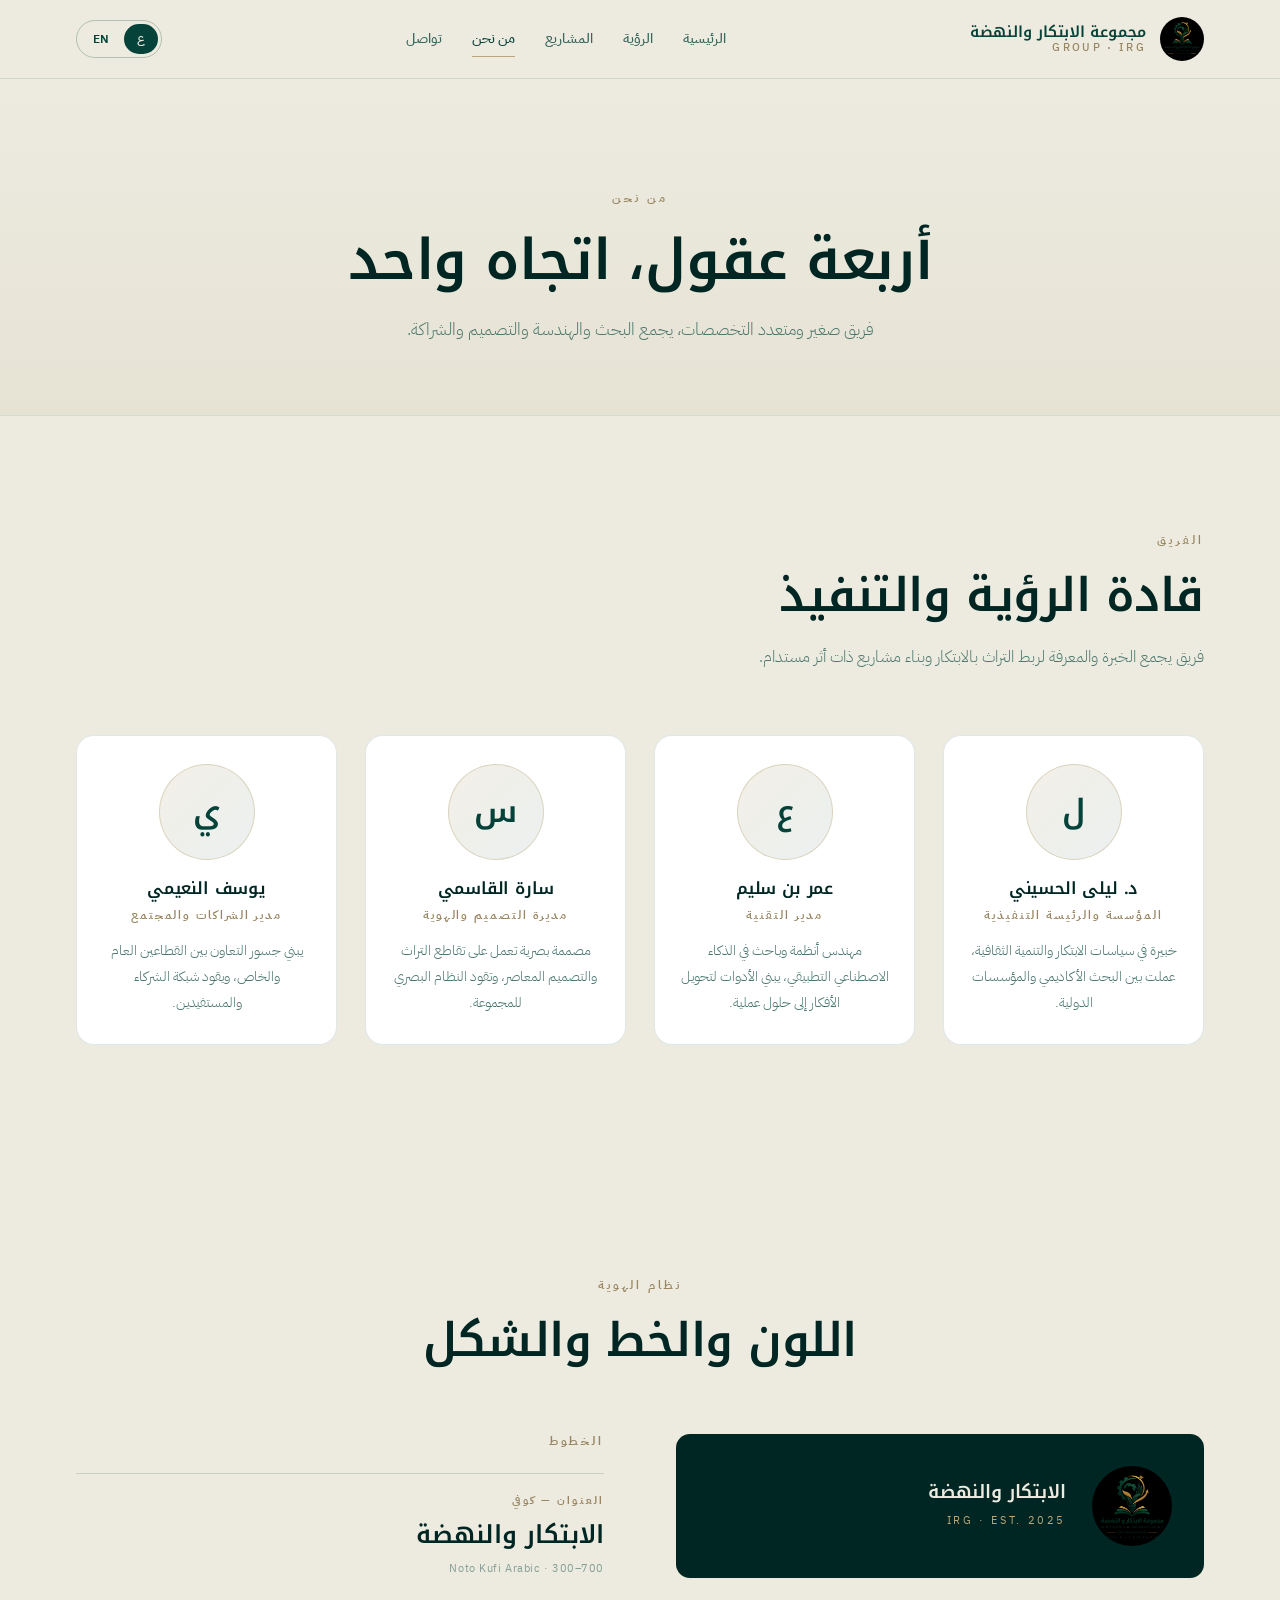
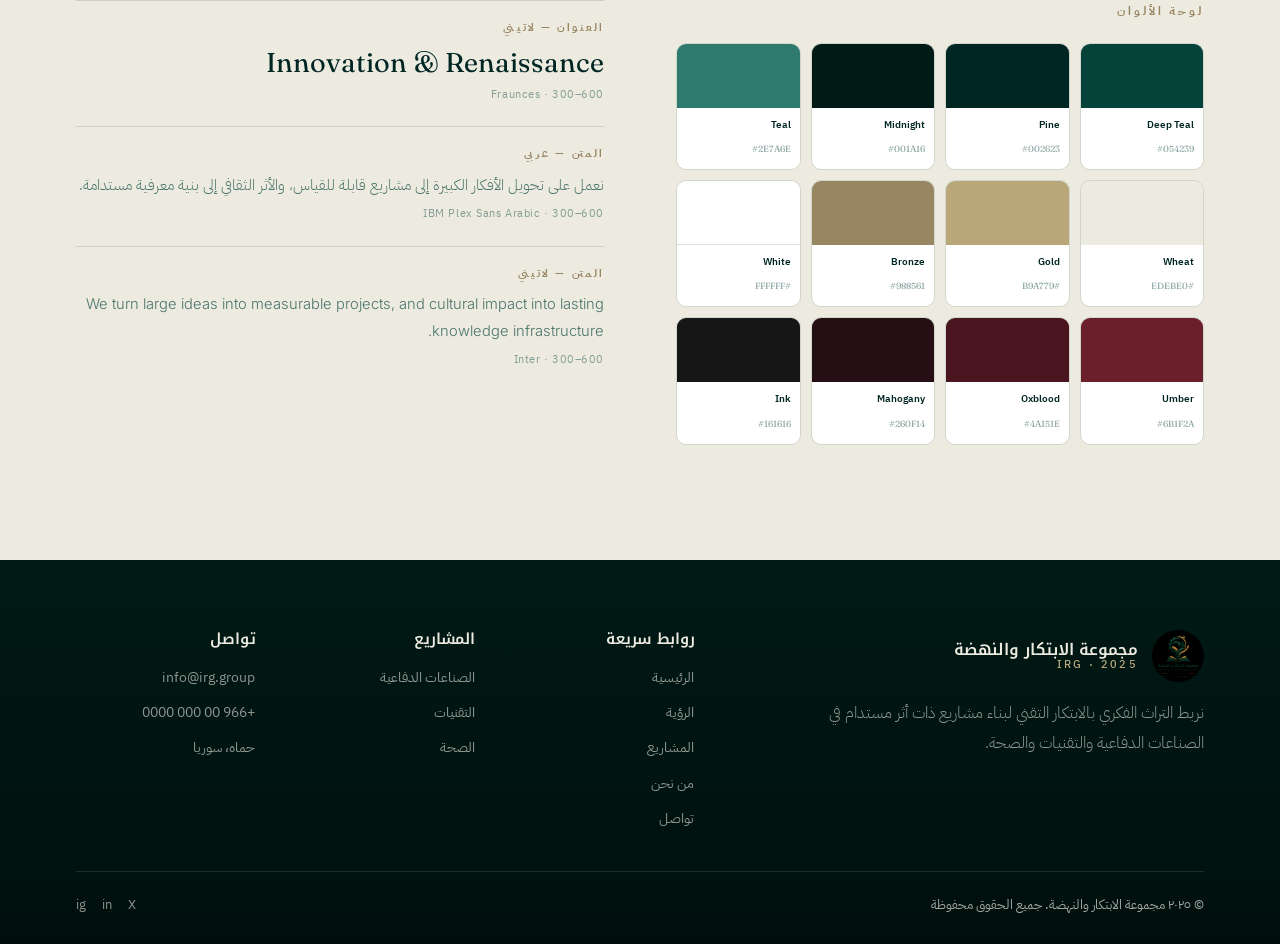
<file: about.html>
<!DOCTYPE html>
<html lang="ar" dir="rtl">
<head>
<meta charset="UTF-8">
<meta name="viewport" content="width=device-width, initial-scale=1.0">
<title>من نحن — مجموعة الابتكار والنهضة</title>
<link rel="preconnect" href="https://fonts.googleapis.com">
<link rel="preconnect" href="https://fonts.gstatic.com" crossorigin>
<link href="https://fonts.googleapis.com/css2?family=Fraunces:opsz,wght@9..144,300;9..144,400;9..144,500;9..144,600&family=IBM+Plex+Sans+Arabic:wght@300;400;500;600&family=Inter:wght@300;400;500;600&family=Noto+Kufi+Arabic:wght@300;400;500;600;700&display=swap" rel="stylesheet">
<style>
/* ============ TOKENS ============ */
:root{
  --teal-900:#001A16; --teal-800:#002623; --teal-700:#054239; --teal-500:#2E7A6E;
  --cream:#EDEBE0; --gold:#B9A779; --gold-dk:#988561; --umber:#6B1F2A; --white:#FFFFFF; --ink:#161616;
  --f-display-ar:'Noto Kufi Arabic', sans-serif; --f-display-en:'Fraunces', serif;
  --f-body-ar:'IBM Plex Sans Arabic', sans-serif; --f-body-en:'Inter', sans-serif;
  --r:14px; --max:1240px;
}
*{box-sizing:border-box;margin:0;padding:0}
html{scroll-behavior:smooth}
body{background:var(--cream);color:var(--teal-700);font-family:var(--f-body-ar);line-height:1.75;overflow-x:hidden;-webkit-font-smoothing:antialiased;}
body[data-lang="en"]{font-family:var(--f-body-en);line-height:1.65;}
h1,h2,h3,h4{font-family:var(--f-display-ar);font-weight:600;line-height:1.25;letter-spacing:-.01em;}
body[data-lang="en"] h1,body[data-lang="en"] h2,body[data-lang="en"] h3,body[data-lang="en"] h4{font-family:var(--f-display-en);font-weight:400;line-height:1.15;letter-spacing:-.02em;}
a{color:inherit;text-decoration:none} img,svg{display:block}
body[data-lang="ar"] .en{display:none !important} body[data-lang="en"] .ar{display:none !important}
.wrap{max-width:var(--max);margin-inline:auto;padding-inline:clamp(20px,5vw,56px);}

/* ============ HEADER ============ */
.header{position:sticky;top:0;z-index:100;background:rgba(237,235,224,.82);backdrop-filter:blur(14px) saturate(140%);border-bottom:1px solid rgba(5,66,57,.12);}
.header-inner{display:flex;align-items:center;justify-content:space-between;gap:24px;height:78px;}
.brand{display:flex;align-items:center;gap:14px;}
.brand .mark{width:44px;height:44px;object-fit:contain;flex:none;border-radius:50%;}
.brand-txt{display:flex;flex-direction:column;line-height:1.15;}
.brand-txt b{font-family:var(--f-display-ar);font-weight:600;font-size:.95rem;}
body[data-lang="en"] .brand-txt b{font-family:var(--f-display-en);font-weight:500;font-size:1.05rem;}
.brand-txt span{font-size:.66rem;letter-spacing:.22em;text-transform:uppercase;color:var(--gold-dk);font-weight:500;}
  .nav{display:flex;align-items:center;gap:30px;}
  .nav a{font-size:.86rem;font-weight:500;color:var(--teal-700);opacity:.78;transition:.25s;position:relative;}
  .nav a:hover,.nav a.active{opacity:1}
  .nav a::after{content:"";position:absolute;inset-inline-start:0;bottom:-6px;height:1px;width:0;background:var(--gold);transition:.3s;}
  .nav a:hover::after,.nav a.active::after{width:100%}
  .lang-switch{display:flex;border:1px solid rgba(5,66,57,.25);border-radius:100px;padding:3px;gap:2px;}
  .lang-switch button{border:0;background:transparent;cursor:pointer;font-family:inherit;font-size:.74rem;font-weight:600;color:var(--teal-700);padding:6px 13px;border-radius:100px;transition:.25s;}
  .lang-switch button.active{background:var(--teal-700);color:var(--cream);}
  #menuBtn{display:none;background:transparent;border:1px solid rgba(5,66,57,.25);border-radius:8px;padding:6px 10px;font-size:18px;cursor:pointer;color:var(--teal-700);}
  @media(max-width:900px){
    #menuBtn{display:block;}
    .nav{display:none;}
    .nav.open{
      display:flex;flex-direction:column;
      position:fixed;top:78px;left:0;right:0;
      width:100%;max-width:100%;
      background:var(--cream);
      padding:16px 20px 24px;gap:0;z-index:60;
      box-shadow:0 12px 30px rgba(0,0,0,.08);
      overflow-y:auto;transform:none;
      border-bottom:1px solid rgba(5,66,57,.12);
    }
    .nav.open a{opacity:1;display:flex;width:100%;padding:12px 0;border-bottom:1px solid rgba(5,66,57,.08);font-size:.9rem;}
    .nav.open a:last-child{border-bottom:none;}
  }

/* ============ PAGE HERO ============ */
.page-hero{padding-block:clamp(60px,10vw,110px) clamp(40px,6vw,70px);text-align:center;border-bottom:1px solid rgba(5,66,57,.1);background:linear-gradient(180deg,var(--cream) 0%, #E6E3D5 100%);}
.page-hero .kicker{display:block;font-size:.72rem;letter-spacing:.26em;text-transform:uppercase;color:var(--gold-dk);font-weight:600;margin-bottom:16px;}
.page-hero h1{font-size:clamp(2rem,5vw,3.5rem);color:var(--teal-800);margin-bottom:20px;}
.page-hero p{color:rgba(5,66,57,.68);font-weight:300;font-size:1.05rem;max-width:600px;margin-inline:auto;}

/* ============ SECTION BASE ============ */
.section{padding-block:clamp(64px,9vw,128px);position:relative;}
.section-head{margin-bottom:clamp(40px,6vw,64px);max-width:760px;}
.section-head .kicker{display:block;font-size:.72rem;letter-spacing:.26em;text-transform:uppercase;color:var(--gold-dk);font-weight:600;margin-bottom:16px;}
.section-head h2{font-size:clamp(1.7rem,3.8vw,2.9rem);color:var(--teal-800);margin-bottom:18px;}
.section-head p{color:rgba(5,66,57,.68);font-weight:300;font-size:1.02rem;max-width:600px;}

/* ============ TEAM ============ */
.team{background:var(--cream);color:var(--teal-700);}
.team .section-head h2{color:var(--teal-800);}
.team .section-head p{color:rgba(5,66,57,.68);}
.team .section-head .kicker{color:var(--gold-dk);}
.team-grid{display:grid;grid-template-columns:repeat(4,1fr);gap:clamp(18px,2.5vw,28px);}
.member{background:var(--white);border:1px solid rgba(5,66,57,.12);border-radius:18px;padding:28px 24px;text-align:center;transition:transform .3s ease,box-shadow .3s ease,border-color .3s ease;}
.member:hover{transform:translateY(-6px);box-shadow:0 24px 48px rgba(5,66,57,.1);border-color:rgba(185,167,121,.5);}
.avatar{width:96px;height:96px;border-radius:50%;margin:0 auto 18px;display:flex;align-items:center;justify-content:center;background:linear-gradient(135deg,rgba(185,167,121,.18),rgba(5,66,57,.08));border:1px solid rgba(185,167,121,.4);}
.avatar span{font-family:var(--f-display-ar);font-weight:600;font-size:2rem;color:var(--teal-700);}
body[data-lang="en"] .avatar span{font-family:var(--f-display-en);font-weight:400;}
.member h4{font-size:1.05rem;color:var(--teal-800);margin-bottom:6px;}
.member .role{font-size:.75rem;letter-spacing:.16em;text-transform:uppercase;color:var(--gold-dk);font-weight:600;margin-bottom:12px;}
.member p{font-size:.9rem;color:rgba(5,66,57,.72);font-weight:300;line-height:1.8;}
@media(max-width:1100px){.team-grid{grid-template-columns:repeat(2,1fr)}}
@media(max-width:640px){.team-grid{grid-template-columns:1fr;max-width:360px;margin-inline:auto}}

/* ============ IDENTITY ============ */
.identity{background:var(--cream);}
.id-grid{display:grid;grid-template-columns:1fr 1fr;gap:clamp(36px,6vw,72px);}
.id-block h3{font-size:.75rem;letter-spacing:.24em;text-transform:uppercase;font-weight:700;color:var(--gold-dk);margin-bottom:24px;font-family:var(--f-body-ar);}
body[data-lang="en"] .id-block h3{font-family:var(--f-body-en);}
.swatches{display:grid;grid-template-columns:repeat(4,1fr);gap:10px;}
.sw{border-radius:10px;overflow:hidden;border:1px solid rgba(5,66,57,.12);}
.sw .chip{height:64px;}
.sw .meta{padding:8px 9px;background:var(--white);}
.sw .meta b{display:block;font-size:.62rem;color:var(--teal-800);font-weight:600;}
.sw .meta span{font-family:var(--f-display-en);font-size:.56rem;color:rgba(5,66,57,.5);}
.type-spec{display:flex;flex-direction:column;gap:22px;}
.type-row{border-top:1px solid rgba(5,66,57,.15);padding-top:18px;}
.type-row .lbl{font-size:.66rem;letter-spacing:.2em;text-transform:uppercase;color:var(--gold-dk);font-weight:700;margin-bottom:8px;}
.type-row .samp-ar{font-family:var(--f-display-ar);font-weight:600;font-size:1.55rem;color:var(--teal-800);line-height:1.4;}
.type-row .samp-en{font-family:var(--f-display-en);font-weight:400;font-size:1.7rem;color:var(--teal-800);line-height:1.2;}
.type-row .body-samp{font-size:.92rem;color:rgba(5,66,57,.7);font-weight:300;line-height:1.8;}
.type-row small{display:block;font-size:.7rem;color:rgba(5,66,57,.45);margin-top:6px;letter-spacing:.05em;}
.logo-show{display:flex;align-items:center;gap:26px;background:var(--teal-800);border-radius:var(--r);padding:32px;margin-bottom:26px;}
.logo-show .mark{width:80px;height:80px;object-fit:contain;flex:none;border-radius:50%;}
.logo-show .txt b{display:block;font-family:var(--f-display-ar);font-size:1.15rem;color:var(--cream);font-weight:600;line-height:1.4;}
body[data-lang="en"] .logo-show .txt b{font-family:var(--f-display-en);font-weight:400;font-size:1.3rem;}
.logo-show .txt span{font-size:.68rem;letter-spacing:.24em;text-transform:uppercase;color:var(--gold);}
@media(max-width:860px){.id-grid{grid-template-columns:1fr}}

/* ============ FOOTER ============ */
.footer{background:linear-gradient(180deg, var(--teal-900) 0%, #000f0d 100%);color:rgba(237,235,224,.7);padding-block:clamp(40px,6vw,70px) 28px;}
.footer-top{display:grid;grid-template-columns:1.4fr 2fr;gap:clamp(30px,6vw,80px);align-items:start;margin-bottom:40px;}
.footer-brand .brand-row{display:flex;align-items:center;gap:14px;margin-bottom:16px;}
.footer-brand .mark{width:52px;height:52px;border-radius:50%;object-fit:contain;}
.footer-brand .brand-txt{display:flex;flex-direction:column;line-height:1.15;}
.footer-brand .brand-txt b{font-family:var(--f-display-ar);color:var(--cream);font-size:1rem;}
body[data-lang="en"] .footer-brand .brand-txt b{font-family:var(--f-display-en);font-weight:400;}
.footer-brand .brand-txt span{font-size:.66rem;letter-spacing:.22em;text-transform:uppercase;color:var(--gold);}
.footer-desc{color:rgba(237,235,224,.6);font-weight:300;line-height:1.9;max-width:380px;}
.footer-links{display:grid;grid-template-columns:repeat(3,1fr);gap:clamp(20px,4vw,40px);}
.footer-col h4{color:var(--cream);font-size:.95rem;margin-bottom:16px;}
.footer-col ul{list-style:none;display:flex;flex-direction:column;gap:10px;}
.footer-col ul li{font-size:.9rem;}
.footer-col ul li a{color:rgba(237,235,224,.6);transition:.25s;}
.footer-col ul li a:hover{color:var(--cream);}
.footer-col ul li span{color:rgba(237,235,224,.6);}
.footer-bottom{display:flex;justify-content:space-between;align-items:center;flex-wrap:wrap;gap:12px;padding-top:22px;border-top:1px solid rgba(237,235,224,.12);font-size:.8rem;}
.footer-social{display:flex;gap:16px;}
.footer-social a{color:rgba(237,235,224,.6);transition:.25s;}
.footer-social a:hover{color:var(--cream);}
@media(max-width:900px){.footer-top{grid-template-columns:1fr;gap:36px;}.footer-links{grid-template-columns:repeat(2,1fr);} }
@media(max-width:600px){.footer-links{grid-template-columns:1fr;}}

/* REVEAL */
.reveal{opacity:0;transform:translateY(24px);transition:opacity .8s cubic-bezier(.2,.7,.3,1),transform .8s cubic-bezier(.2,.7,.3,1);}
.reveal.in{opacity:1;transform:none;}
</style>
</head>
<body data-lang="ar">

<!-- HEADER -->
<header class="header">
  <div class="wrap header-inner">
    <a href="index.html" class="brand">
      <img src="logo.jpg" class="mark" alt="IRG">
      <span class="brand-txt">
        <b class="ar">مجموعة الابتكار والنهضة</b><b class="en">Innovation &amp; Renaissance</b>
        <span>Group · IRG</span>
      </span>
    </a>
    <nav class="nav">
      <a href="index.html"><span class="ar">الرئيسية</span><span class="en">Home</span></a>
      <a href="vision.html"><span class="ar">الرؤية</span><span class="en">Vision</span></a>
      <a href="projects.html"><span class="ar">المشاريع</span><span class="en">Projects</span></a>
      <a href="about.html" class="active"><span class="ar">من نحن</span><span class="en">About</span></a>
      <a href="contact.html"><span class="ar">تواصل</span><span class="en">Contact</span></a>
    </nav>
    <button id="menuBtn" onclick="document.querySelector('.nav').classList.toggle('open')" aria-label="Menu">&#9776;</button>
    <div class="lang-switch">
      <button data-lang-btn="ar" class="active" onclick="setLang('ar')">ع</button>
      <button data-lang-btn="en" onclick="setLang('en')">EN</button>
    </div>
  </div>
</header>

<!-- PAGE HERO -->
<section class="page-hero">
  <div class="wrap">
    <span class="kicker"><span class="ar">من نحن</span><span class="en">About Us</span></span>
    <h1><span class="ar">أربعة عقول، اتجاه واحد</span><span class="en">Four minds, one direction</span></h1>
    <p><span class="ar">فريق صغير ومتعدد التخصصات، يجمع البحث والهندسة والتصميم والشراكة.</span><span class="en">A small, multidisciplinary team combining research, engineering, design and partnership.</span></p>
  </div>
</section>

<!-- TEAM SECTION -->
<section class="section team">
  <div class="wrap">
    <div class="section-head reveal">
      <span class="kicker"><span class="ar">الفريق</span><span class="en">The Team</span></span>
      <h2><span class="ar">قادة الرؤية والتنفيذ</span><span class="en">Vision and execution</span></h2>
      <p><span class="ar">فريق يجمع الخبرة والمعرفة لربط التراث بالابتكار وبناء مشاريع ذات أثر مستدام.</span><span class="en">A team combining expertise and knowledge to connect heritage with innovation and build lasting impact.</span></p>
    </div>
    <div class="team-grid reveal">
      <div class="member">
        <div class="avatar"><span>ل</span></div>
        <h4><span class="ar">د. ليلى الحسيني</span><span class="en">Dr. Layla Al-Husseini</span></h4>
        <div class="role"><span class="ar">المؤسسة والرئيسة التنفيذية</span><span class="en">Founder &amp; CEO</span></div>
        <p><span class="ar">خبيرة في سياسات الابتكار والتنمية الثقافية، عملت بين البحث الأكاديمي والمؤسسات الدولية.</span><span class="en">Expert in innovation policy and cultural development, bridging academia and international institutions.</span></p>
      </div>
      <div class="member">
        <div class="avatar"><span>ع</span></div>
        <h4><span class="ar">عمر بن سليم</span><span class="en">Omar bin Sulaym</span></h4>
        <div class="role"><span class="ar">مدير التقنية</span><span class="en">Chief Technology Officer</span></div>
        <p><span class="ar">مهندس أنظمة وباحث في الذكاء الاصطناعي التطبيقي، يبني الأدوات لتحويل الأفكار إلى حلول عملية.</span><span class="en">Systems engineer and applied AI researcher building tools to turn ideas into practical solutions.</span></p>
      </div>
      <div class="member">
        <div class="avatar"><span>س</span></div>
        <h4><span class="ar">سارة القاسمي</span><span class="en">Sara Al-Qasimi</span></h4>
        <div class="role"><span class="ar">مديرة التصميم والهوية</span><span class="en">Design &amp; Identity Director</span></div>
        <p><span class="ar">مصممة بصرية تعمل على تقاطع التراث والتصميم المعاصر، وتقود النظام البصري للمجموعة.</span><span class="en">Visual designer at the intersection of heritage and contemporary design, leading the visual identity.</span></p>
      </div>
      <div class="member">
        <div class="avatar"><span>ي</span></div>
        <h4><span class="ar">يوسف النعيمي</span><span class="en">Yousef Al-Nuaimi</span></h4>
        <div class="role"><span class="ar">مدير الشراكات والمجتمع</span><span class="en">Partnerships &amp; Community</span></div>
        <p><span class="ar">يبني جسور التعاون بين القطاعين العام والخاص، ويقود شبكة الشركاء والمستفيدين.</span><span class="en">Builds partnerships between public and private sectors and leads the network of partners and beneficiaries.</span></p>
      </div>
    </div>
  </div>
</section>

<!-- IDENTITY SECTION -->
<section class="section identity">
  <div class="wrap">
    <div class="section-head reveal" style="margin-inline:auto;text-align:center;">
      <span class="kicker"><span class="ar">نظام الهوية</span><span class="en">Identity system</span></span>
      <h2><span class="ar">اللون والخط والشكل</span><span class="en">Colour, type, form</span></h2>
    </div>

    <div class="id-grid">
      <div class="reveal">
        <div class="logo-show">
          <img src="logo.jpg" class="mark" alt="شعار المجموعة">
          <span class="txt">
            <b class="ar">الابتكار والنهضة</b><b class="en">Innovation &amp; Renaissance</b>
            <span>IRG · Est. 2025</span>
          </span>
        </div>
        <div class="id-block">
          <h3><span class="ar">لوحة الألوان</span><span class="en">Colour palette</span></h3>
          <div class="swatches">
            <div class="sw"><div class="chip" style="background:#054239"></div><div class="meta"><b>Deep Teal</b><span>#054239</span></div></div>
            <div class="sw"><div class="chip" style="background:#002623"></div><div class="meta"><b>Pine</b><span>#002623</span></div></div>
            <div class="sw"><div class="chip" style="background:#001A16"></div><div class="meta"><b>Midnight</b><span>#001A16</span></div></div>
            <div class="sw"><div class="chip" style="background:#2E7A6E"></div><div class="meta"><b>Teal</b><span>#2E7A6E</span></div></div>
            <div class="sw"><div class="chip" style="background:#EDEBE0"></div><div class="meta"><b>Wheat</b><span>#EDEBE0</span></div></div>
            <div class="sw"><div class="chip" style="background:#B9A779"></div><div class="meta"><b>Gold</b><span>#B9A779</span></div></div>
            <div class="sw"><div class="chip" style="background:#988561"></div><div class="meta"><b>Bronze</b><span>#988561</span></div></div>
            <div class="sw"><div class="chip" style="background:#FFFFFF;border-bottom:1px solid #ddd"></div><div class="meta"><b>White</b><span>#FFFFFF</span></div></div>
            <div class="sw"><div class="chip" style="background:#6B1F2A"></div><div class="meta"><b>Umber</b><span>#6B1F2A</span></div></div>
            <div class="sw"><div class="chip" style="background:#4A151E"></div><div class="meta"><b>Oxblood</b><span>#4A151E</span></div></div>
            <div class="sw"><div class="chip" style="background:#260F14"></div><div class="meta"><b>Mahogany</b><span>#260F14</span></div></div>
            <div class="sw"><div class="chip" style="background:#161616"></div><div class="meta"><b>Ink</b><span>#161616</span></div></div>
          </div>
        </div>
      </div>
      <div class="reveal">
        <div class="id-block">
          <h3><span class="ar">الخطوط</span><span class="en">Typography</span></h3>
          <div class="type-spec">
            <div class="type-row">
              <div class="lbl"><span class="ar">العنوان — كوفي</span><span class="en">Display — Arabic</span></div>
              <div class="samp-ar">الابتكار والنهضة</div><small>Noto Kufi Arabic · 300–700</small>
            </div>
            <div class="type-row">
              <div class="lbl"><span class="ar">العنوان — لاتيني</span><span class="en">Display — Latin</span></div>
              <div class="samp-en">Innovation &amp; Renaissance</div><small>Fraunces · 300–600</small>
            </div>
            <div class="type-row">
              <div class="lbl"><span class="ar">المتن — عربي</span><span class="en">Body — Arabic</span></div>
              <div class="body-samp" style="font-family:var(--f-body-ar)">نعمل على تحويل الأفكار الكبيرة إلى مشاريع قابلة للقياس، والأثر الثقافي إلى بنية معرفية مستدامة.</div><small>IBM Plex Sans Arabic · 300–600</small>
            </div>
            <div class="type-row">
              <div class="lbl"><span class="ar">المتن — لاتيني</span><span class="en">Body — Latin</span></div>
              <div class="body-samp" style="font-family:var(--f-body-en)">We turn large ideas into measurable projects, and cultural impact into lasting knowledge infrastructure.</div><small>Inter · 300–600</small>
            </div>
          </div>
        </div>
      </div>
    </div>
  </div>
</section>

<!-- FOOTER -->
<footer class="footer">
  <div class="wrap">
    <div class="footer-top">
      <div class="footer-brand">
        <div class="brand-row">
          <img src="logo.jpg" class="mark" alt="IRG">
          <div class="brand-txt">
            <b class="ar">مجموعة الابتكار والنهضة</b><b class="en">Innovation &amp; Renaissance Group</b>
            <span>IRG · 2025</span>
          </div>
        </div>
        <p class="footer-desc"><span class="ar">نربط التراث الفكري بالابتكار التقني لبناء مشاريع ذات أثر مستدام في الصناعات الدفاعية والتقنيات والصحة.</span><span class="en">Connecting intellectual heritage with technological innovation to build sustainable impact in defense, technologies and health.</span></p>
      </div>
      <div class="footer-links">
        <div class="footer-col">
          <h4><span class="ar">روابط سريعة</span><span class="en">Quick Links</span></h4>
          <ul>
            <li><a href="index.html"><span class="ar">الرئيسية</span><span class="en">Home</span></a></li>
            <li><a href="vision.html"><span class="ar">الرؤية</span><span class="en">Vision</span></a></li>
            <li><a href="projects.html"><span class="ar">المشاريع</span><span class="en">Projects</span></a></li>
            <li><a href="about.html"><span class="ar">من نحن</span><span class="en">About</span></a></li>
            <li><a href="contact.html"><span class="ar">تواصل</span><span class="en">Contact</span></a></li>
          </ul>
        </div>
        <div class="footer-col">
          <h4><span class="ar">المشاريع</span><span class="en">Projects</span></h4>
          <ul>
            <li><a href="projects.html"><span class="ar">الصناعات الدفاعية</span><span class="en">Defense Industries</span></a></li>
            <li><a href="projects.html"><span class="ar">التقنيات</span><span class="en">Technologies</span></a></li>
            <li><a href="projects.html"><span class="ar">الصحة</span><span class="en">Health</span></a></li>
          </ul>
        </div>
        <div class="footer-col">
          <h4><span class="ar">تواصل</span><span class="en">Contact</span></h4>
          <ul>
            <li><a href="mailto:info@irg.group">info@irg.group</a></li>
            <li><a href="tel:+966000000000">+966 00 000 0000</a></li>
            <li><span><span class="ar">حماه، سوريا</span><span class="en">Hama, Syria</span></span></li>
          </ul>
        </div>
      </div>
    </div>
    <div class="footer-bottom">
      <div><span class="ar">© ٢٠٢٥ مجموعة الابتكار والنهضة. جميع الحقوق محفوظة</span><span class="en">© 2025 Innovation &amp; Renaissance Group. All rights reserved</span></div>
      <div class="footer-social">
        <a href="https://twitter.com" aria-label="X">X</a>
        <a href="https://linkedin.com" aria-label="LinkedIn">in</a>
        <a href="https://instagram.com" aria-label="Instagram">ig</a>
      </div>
    </div>
  </div>
</footer>

<script>
/* ---------- Language ---------- */
function setLang(l){
  document.documentElement.lang = l; document.documentElement.dir = (l === 'ar') ? 'rtl' : 'ltr';
  document.body.dataset.lang = l;
  document.querySelectorAll('[data-lang-btn]').forEach(b => b.classList.toggle('active', b.dataset.langBtn === l));
  try{ localStorage.setItem('irg-lang', l); }catch(e){}
}
(function(){ let saved = null; try{ saved = localStorage.getItem('irg-lang'); }catch(e){} setLang(saved || 'ar'); })();

/* ---------- Reveal ---------- */
(function(){const els=document.querySelectorAll('.reveal');if(!('IntersectionObserver' in window)){els.forEach(e=>e.classList.add('in'));return;}const io=new IntersectionObserver((entries)=>{entries.forEach((en,i)=>{if(en.isIntersecting){setTimeout(()=>en.target.classList.add('in'),i*80);io.unobserve(en.target);}});},{threshold:0.12,rootMargin:'0px 0px -60px 0px'});els.forEach(e=>io.observe(e));})();
</script>
</body>
</html>
</file>
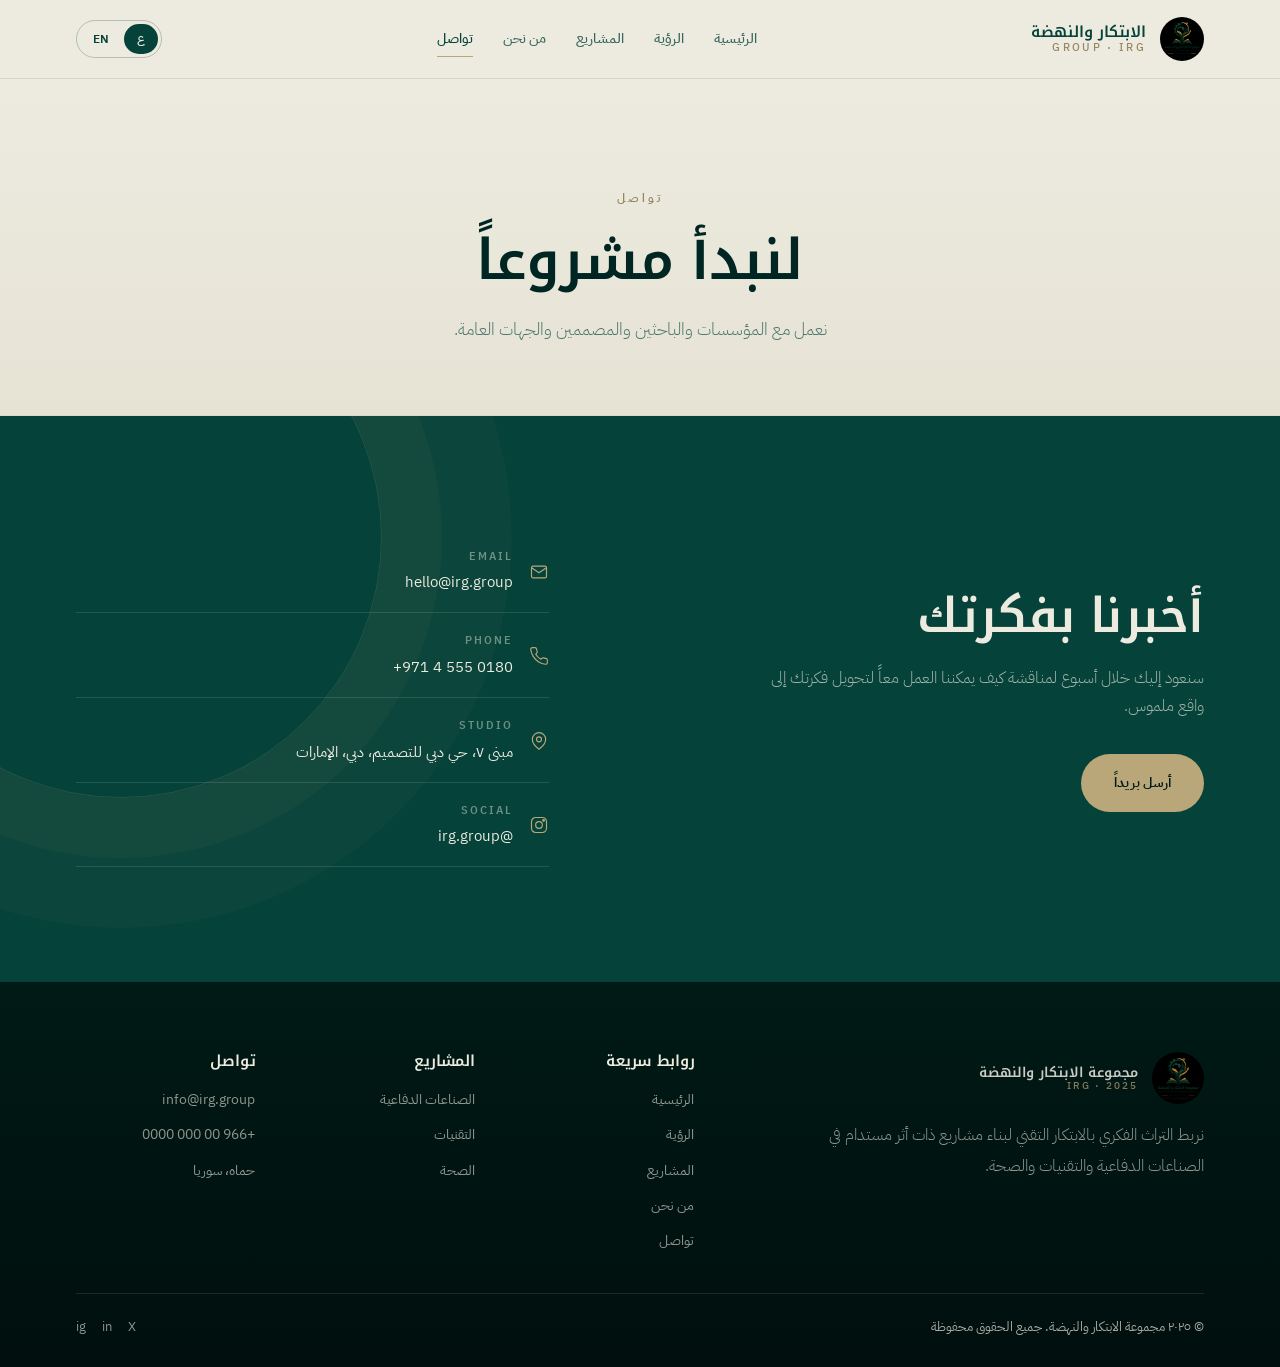
<file: contact.html>
<!DOCTYPE html>
<html lang="ar" dir="rtl">
<head>
<meta charset="UTF-8">
<meta name="viewport" content="width=device-width, initial-scale=1.0">
<title>تواصل — مجموعة الابتكار والنهضة</title>
<link rel="preconnect" href="https://fonts.googleapis.com">
<link rel="preconnect" href="https://fonts.gstatic.com" crossorigin>
<link href="https://fonts.googleapis.com/css2?family=Fraunces:opsz,wght@9..144,300;9..144,400;9..144,500;9..144,600&family=IBM+Plex+Sans+Arabic:wght@300;400;500;600&family=Inter:wght@300;400;500;600&family=Noto+Kufi+Arabic:wght@300;400;500;600;700&display=swap" rel="stylesheet">
<style>
/* ============ TOKENS ============ */
:root{
  --teal-900:#001A16; --teal-800:#002623; --teal-700:#054239; --teal-500:#2E7A6E;
  --cream:#EDEBE0; --gold:#B9A779; --gold-dk:#988561; --white:#FFFFFF; --ink:#161616;
  --f-display-ar:'Noto Kufi Arabic', sans-serif; --f-display-en:'Fraunces', serif;
  --f-body-ar:'IBM Plex Sans Arabic', sans-serif; --f-body-en:'Inter', sans-serif;
  --r:14px; --max:1240px;
}
*{box-sizing:border-box;margin:0;padding:0}
html{scroll-behavior:smooth}
body{background:var(--cream);color:var(--teal-700);font-family:var(--f-body-ar);line-height:1.75;overflow-x:hidden;-webkit-font-smoothing:antialiased;}
body[data-lang="en"]{font-family:var(--f-body-en);line-height:1.65;}
h1,h2,h3,h4{font-family:var(--f-display-ar);font-weight:600;line-height:1.25;letter-spacing:-.01em;}
body[data-lang="en"] h1,body[data-lang="en"] h2,body[data-lang="en"] h3,body[data-lang="en"] h4{font-family:var(--f-display-en);font-weight:400;line-height:1.15;letter-spacing:-.02em;}
a{color:inherit;text-decoration:none} img,svg{display:block}
body[data-lang="ar"] .en{display:none !important} body[data-lang="en"] .ar{display:none !important}
.wrap{max-width:var(--max);margin-inline:auto;padding-inline:clamp(20px,5vw,56px);}

/* ============ HEADER ============ */
.header{position:sticky;top:0;z-index:100;background:rgba(237,235,224,.82);backdrop-filter:blur(14px) saturate(140%);border-bottom:1px solid rgba(5,66,57,.12);}
.header-inner{display:flex;align-items:center;justify-content:space-between;gap:24px;height:78px;}
.brand{display:flex;align-items:center;gap:14px;}
.brand .mark{width:44px;height:44px;object-fit:contain;flex:none;border-radius:50%;}
.brand-txt{display:flex;flex-direction:column;line-height:1.15;}
.brand-txt b{font-family:var(--f-display-ar);font-weight:600;font-size:.95rem;}
body[data-lang="en"] .brand-txt b{font-family:var(--f-display-en);font-weight:500;font-size:1.05rem;}
.brand-txt span{font-size:.66rem;letter-spacing:.22em;text-transform:uppercase;color:var(--gold-dk);font-weight:500;}
.nav{display:flex;align-items:center;gap:30px;}
.nav a{font-size:.86rem;font-weight:500;color:var(--teal-700);opacity:.78;transition:.25s;position:relative;}
.nav a:hover,.nav a.active{opacity:1}
.nav a::after{content:"";position:absolute;inset-inline-start:0;bottom:-6px;height:1px;width:0;background:var(--gold);transition:.3s;}
.nav a:hover::after,.nav a.active::after{width:100%}
.lang-switch{display:flex;border:1px solid rgba(5,66,57,.25);border-radius:100px;padding:3px;gap:2px;}
.lang-switch button{border:0;background:transparent;cursor:pointer;font-family:inherit;font-size:.74rem;font-weight:600;color:var(--teal-700);padding:6px 13px;border-radius:100px;transition:.25s;}
.lang-switch button.active{background:var(--teal-700);color:var(--cream);}
@media(max-width:900px){.nav{display:none}.nav.open{display:flex;flex-direction:column;position:absolute;top:78px;left:0;right:0;background:var(--cream);padding:16px;gap:12px;z-index:50}.nav.open a{opacity:1}#menuBtn{display:block}}

/* ============ PAGE HERO ============ */
.page-hero{padding-block:clamp(60px,10vw,110px) clamp(40px,6vw,70px);text-align:center;border-bottom:1px solid rgba(5,66,57,.1);background:linear-gradient(180deg,var(--cream) 0%, #E6E3D5 100%);}
.page-hero .kicker{display:block;font-size:.72rem;letter-spacing:.26em;text-transform:uppercase;color:var(--gold-dk);font-weight:600;margin-bottom:16px;}
.page-hero h1{font-size:clamp(2rem,5vw,3.5rem);color:var(--teal-800);margin-bottom:20px;}
.page-hero p{color:rgba(5,66,57,.68);font-weight:300;font-size:1.05rem;max-width:600px;margin-inline:auto;}

/* ============ CONTACT ============ */
.contact{background:var(--teal-700);color:var(--cream);position:relative;overflow:hidden;padding-block:clamp(64px,9vw,128px);}
.contact::after{content:"";position:absolute;inset-inline-end:-140px;top:-140px;width:520px;height:520px;border-radius:50%;border:1px solid rgba(185,167,121,.18);box-shadow:0 0 0 60px rgba(185,167,121,.05), 0 0 0 130px rgba(185,167,121,.03);pointer-events:none;}
.contact-inner{position:relative;z-index:1;display:grid;grid-template-columns:1.1fr .9fr;gap:clamp(36px,6vw,80px);align-items:center;}
.contact h2{font-size:clamp(1.8rem,4vw,3rem);color:var(--cream);margin-bottom:18px;}
.contact .lead{color:rgba(237,235,224,.66);font-weight:300;margin-bottom:34px;max-width:460px;}
.btn-primary{background:var(--gold);color:var(--teal-900);display:inline-flex;align-items:center;gap:10px;padding:15px 32px;border-radius:100px;font-size:.9rem;font-weight:600;font-family:inherit;border:1px solid transparent;cursor:pointer;transition:.3s;}
.btn-primary:hover{background:#c9b98a;transform:translateY(-2px);}
.contact-list{display:flex;flex-direction:column;gap:2px;}
.c-item{display:flex;align-items:center;gap:16px;padding:16px 0;border-bottom:1px solid rgba(237,235,224,.13);transition:.3s;}
.c-item:hover{padding-inline-start:8px;}
.c-item .ic{width:20px;height:20px;color:var(--gold);flex:none;}.c-item .ic svg{width:100%;height:100%;}
.c-item b{display:block;font-size:.7rem;letter-spacing:.18em;text-transform:uppercase;color:rgba(237,235,224,.45);font-weight:600;margin-bottom:2px;}
.c-item span{font-size:.95rem;color:var(--cream);font-weight:400;}
@media(max-width:860px){.contact-inner{grid-template-columns:1fr}}

/* ============ FOOTER ============ */
.footer{background:linear-gradient(180deg, var(--teal-900) 0%, #000f0d 100%);color:rgba(237,235,224,.7);padding-block:clamp(40px,6vw,70px) 28px;}
.footer-top{display:grid;grid-template-columns:1.4fr 2fr;gap:clamp(30px,6vw,80px);align-items:start;margin-bottom:40px;}
.footer-brand .brand-row{display:flex;align-items:center;gap:14px;margin-bottom:16px;}
.footer-brand .mark{width:52px;height:52px;border-radius:50%;object-fit:contain;}
.footer-brand .brand-txt{display:flex;flex-direction:column;line-height:1.15;}
.footer-brand .brand-txt b{font-family:var(--f-display-ar);color:var(--cream);font-size:1rem;}
body[data-lang="en"] .footer-brand .brand-txt b{font-family:var(--f-display-en);font-weight:400;}
.footer-brand .brand-txt span{font-size:.66rem;letter-spacing:.22em;text-transform:uppercase;color:var(--gold);}
.footer-desc{color:rgba(237,235,224,.6);font-weight:300;line-height:1.9;max-width:380px;}
.footer-links{display:grid;grid-template-columns:repeat(3,1fr);gap:clamp(20px,4vw,40px);}
.footer-col h4{color:var(--cream);font-size:.95rem;margin-bottom:16px;}
.footer-col ul{list-style:none;display:flex;flex-direction:column;gap:10px;}
.footer-col ul li{font-size:.9rem;}
.footer-col ul li a{color:rgba(237,235,224,.6);transition:.25s;}
.footer-col ul li a:hover{color:var(--cream);}
.footer-col ul li span{color:rgba(237,235,224,.6);}
.footer-bottom{display:flex;justify-content:space-between;align-items:center;flex-wrap:wrap;gap:12px;padding-top:22px;border-top:1px solid rgba(237,235,224,.12);font-size:.8rem;}
.footer-social{display:flex;gap:16px;}
.footer-social a{color:rgba(237,235,224,.6);transition:.25s;}
.footer-social a:hover{color:var(--cream);}
@media(max-width:900px){.footer-top{grid-template-columns:1fr;gap:36px;}.footer-links{grid-template-columns:repeat(2,1fr);} }
@media(max-width:600px){.footer-links{grid-template-columns:1fr;}}
.footer-inner{display:flex;justify-content:space-between;align-items:center;gap:20px;flex-wrap:wrap;font-size:.8rem;}
.footer .brand .mark{width:36px;height:36px;object-fit:contain;border-radius:50%;}
.footer .brand-txt b{color:rgba(237,235,224,.85);font-size:.85rem;}
.footer .brand-txt span{color:rgba(185,167,121,.7);font-size:.6rem;}

/* REVEAL */
.reveal{opacity:0;transform:translateY(24px);transition:opacity .8s cubic-bezier(.2,.7,.3,1),transform .8s cubic-bezier(.2,.7,.3,1);}
.reveal.in{opacity:1;transform:none;}
</style>
</head>
<body data-lang="ar">

<!-- HEADER -->
<header class="header">
  <div class="wrap header-inner">
    <a href="index.html" class="brand">
      <img src="logo.jpg" class="mark" alt="IRG">
      <span class="brand-txt">
        <b class="ar">الابتكار والنهضة</b><b class="en">Innovation &amp; Renaissance</b>
        <span>Group · IRG</span>
      </span>
    </a>
    <nav class="nav">
      <a href="index.html"><span class="ar">الرئيسية</span><span class="en">Home</span></a>
      <a href="vision.html"><span class="ar">الرؤية</span><span class="en">Vision</span></a>
      <a href="projects.html"><span class="ar">المشاريع</span><span class="en">Projects</span></a>
      <a href="about.html"><span class="ar">من نحن</span><span class="en">About</span></a>
      <a href="contact.html" class="active"><span class="ar">تواصل</span><span class="en">Contact</span></a>
    </nav>
    <button id="menuBtn" style="display:none;border:0;background:transparent;font-size:1.4rem;cursor:pointer;color:var(--teal-700);" onclick="document.querySelector('.nav').classList.toggle('open')">&#9776;</button>
    <div class="lang-switch">
      <button data-lang-btn="ar" class="active" onclick="setLang('ar')">ع</button>
      <button data-lang-btn="en" onclick="setLang('en')">EN</button>
    </div>
  </div>
</header>

<!-- PAGE HERO -->
<section class="page-hero">
  <div class="wrap">
    <span class="kicker"><span class="ar">تواصل</span><span class="en">Contact</span></span>
    <h1><span class="ar">لنبدأ مشروعاً</span><span class="en">Let's begin something</span></h1>
    <p><span class="ar">نعمل مع المؤسسات والباحثين والمصممين والجهات العامة.</span><span class="en">We work with institutions, researchers, designers and public bodies.</span></p>
  </div>
</section>

<!-- CONTACT CONTENT -->
<section class="contact">
  <div class="wrap contact-inner">
    <div class="reveal">
      <h2><span class="ar">أخبرنا بفكرتك</span><span class="en">Tell us your idea</span></h2>
      <p class="lead"><span class="ar">سنعود إليك خلال أسبوع لمناقشة كيف يمكننا العمل معاً لتحويل فكرتك إلى واقع ملموس.</span><span class="en">We'll reply within a week to discuss how we can work together to turn your idea into reality.</span></p>
      <a href="mailto:hello@irg.group" class="btn-primary">
        <span class="ar">أرسل بريداً</span><span class="en">Send an email</span>
      </a>
    </div>
    <div class="contact-list reveal">
      <div class="c-item">
        <span class="ic"><svg viewBox="0 0 24 24" fill="none" stroke="currentColor" stroke-width="1.4" stroke-linecap="round" stroke-linejoin="round"><rect x="3" y="5" width="18" height="14" rx="2"/><path d="M3 7l9 6 9-6"/></svg></span>
        <div><b>Email</b><span>hello@irg.group</span></div>
      </div>
      <div class="c-item">
        <span class="ic"><svg viewBox="0 0 24 24" fill="none" stroke="currentColor" stroke-width="1.4" stroke-linecap="round" stroke-linejoin="round"><path d="M22 16.9v3a2 2 0 01-2.2 2 19.8 19.8 0 01-8.6-3.1 19.5 19.5 0 01-6-6A19.8 19.8 0 012.1 4.2 2 2 0 014.1 2h3a2 2 0 012 1.7c.1.9.4 1.8.7 2.7a2 2 0 01-.5 2.1L8.1 9.9a16 16 0 006 6l1.4-1.2a2 2 0 012.1-.5c.9.3 1.8.6 2.7.7a2 2 0 011.7 2z"/></svg></span>
        <div><b>Phone</b><span dir="ltr">+971 4 555 0180</span></div>
      </div>
      <div class="c-item">
        <span class="ic"><svg viewBox="0 0 24 24" fill="none" stroke="currentColor" stroke-width="1.4" stroke-linecap="round" stroke-linejoin="round"><path d="M20 10c0 6-8 12-8 12s-8-6-8-12a8 8 0 1116 0z"/><circle cx="12" cy="10" r="3"/></svg></span>
        <div>
          <b>Studio</b>
          <span class="ar">مبنى ٧، حي دبي للتصميم، دبي، الإمارات</span>
          <span class="en">Building 7, Dubai Design District, Dubai, UAE</span>
        </div>
      </div>
      <div class="c-item">
        <span class="ic"><svg viewBox="0 0 24 24" fill="none" stroke="currentColor" stroke-width="1.4" stroke-linecap="round" stroke-linejoin="round"><rect x="3" y="3" width="18" height="18" rx="5"/><circle cx="12" cy="12" r="4"/><circle cx="17.5" cy="6.5" r="1" fill="currentColor"/></svg></span>
        <div><b>Social</b><span>@irg.group</span></div>
      </div>
    </div>
  </div>
</section>

<!-- FOOTER -->
<footer class="footer">
  <div class="wrap">
    <div class="footer-top">
      <div class="footer-brand">
        <div class="brand-row">
          <img src="logo.jpg" class="mark" alt="IRG">
          <div class="brand-txt">
            <b class="ar">مجموعة الابتكار والنهضة</b><b class="en">Innovation &amp; Renaissance Group</b>
            <span>IRG · 2025</span>
          </div>
        </div>
        <p class="footer-desc"><span class="ar">نربط التراث الفكري بالابتكار التقني لبناء مشاريع ذات أثر مستدام في الصناعات الدفاعية والتقنيات والصحة.</span><span class="en">Connecting intellectual heritage with technological innovation to build sustainable impact in defense, technologies and health.</span></p>
      </div>
      <div class="footer-links">
        <div class="footer-col">
          <h4><span class="ar">روابط سريعة</span><span class="en">Quick Links</span></h4>
          <ul>
            <li><a href="index.html"><span class="ar">الرئيسية</span><span class="en">Home</span></a></li>
            <li><a href="vision.html"><span class="ar">الرؤية</span><span class="en">Vision</span></a></li>
            <li><a href="projects.html"><span class="ar">المشاريع</span><span class="en">Projects</span></a></li>
            <li><a href="about.html"><span class="ar">من نحن</span><span class="en">About</span></a></li>
            <li><a href="contact.html"><span class="ar">تواصل</span><span class="en">Contact</span></a></li>
          </ul>
        </div>
        <div class="footer-col">
          <h4><span class="ar">المشاريع</span><span class="en">Projects</span></h4>
          <ul>
            <li><a href="projects.html#defense"><span class="ar">الصناعات الدفاعية</span><span class="en">Defense Industries</span></a></li>
            <li><a href="projects.html#tech"><span class="ar">التقنيات</span><span class="en">Technologies</span></a></li>
            <li><a href="projects.html#health"><span class="ar">الصحة</span><span class="en">Health</span></a></li>
          </ul>
        </div>
        <div class="footer-col">
          <h4><span class="ar">تواصل</span><span class="en">Contact</span></h4>
          <ul>
            <li><a href="mailto:info@irg.group">info@irg.group</a></li>
            <li><a href="tel:+966000000000">+966 00 000 0000</a></li>
            <li><span><span class="ar">حماه، سوريا</span><span class="en">Hama, Syria</span></span></li>
          </ul>
        </div>
      </div>
    </div>
    <div class="footer-bottom">
      <div><span class="ar">© ٢٠٢٥ مجموعة الابتكار والنهضة. جميع الحقوق محفوظة</span><span class="en">© 2025 Innovation &amp; Renaissance Group. All rights reserved</span></div>
      <div class="footer-social">
        <a href="https://twitter.com" aria-label="X">X</a>
        <a href="https://linkedin.com" aria-label="LinkedIn">in</a>
        <a href="https://instagram.com" aria-label="Instagram">ig</a>
      </div>
    </div>
  </div>
</footer>

<script>
/* ---------- Language ---------- */
function setLang(l){
  document.documentElement.lang = l; document.documentElement.dir = (l === 'ar') ? 'rtl' : 'ltr';
  document.body.dataset.lang = l;
  document.querySelectorAll('[data-lang-btn]').forEach(b => b.classList.toggle('active', b.dataset.langBtn === l));
  try{ localStorage.setItem('irg-lang', l); }catch(e){}
}
(function(){ let saved = null; try{ saved = localStorage.getItem('irg-lang'); }catch(e){} setLang(saved || 'ar'); })();

/* ---------- Reveal ---------- */
(function(){const els=document.querySelectorAll('.reveal');if(!('IntersectionObserver' in window)){els.forEach(e=>e.classList.add('in'));return;}const io=new IntersectionObserver((entries)=>{entries.forEach((en,i)=>{if(en.isIntersecting){setTimeout(()=>en.target.classList.add('in'),i*80);io.unobserve(en.target);}});},{threshold:0.12,rootMargin:'0px 0px -60px 0px'});els.forEach(e=>io.observe(e));})();
</script>
</body>
</html>
</file>
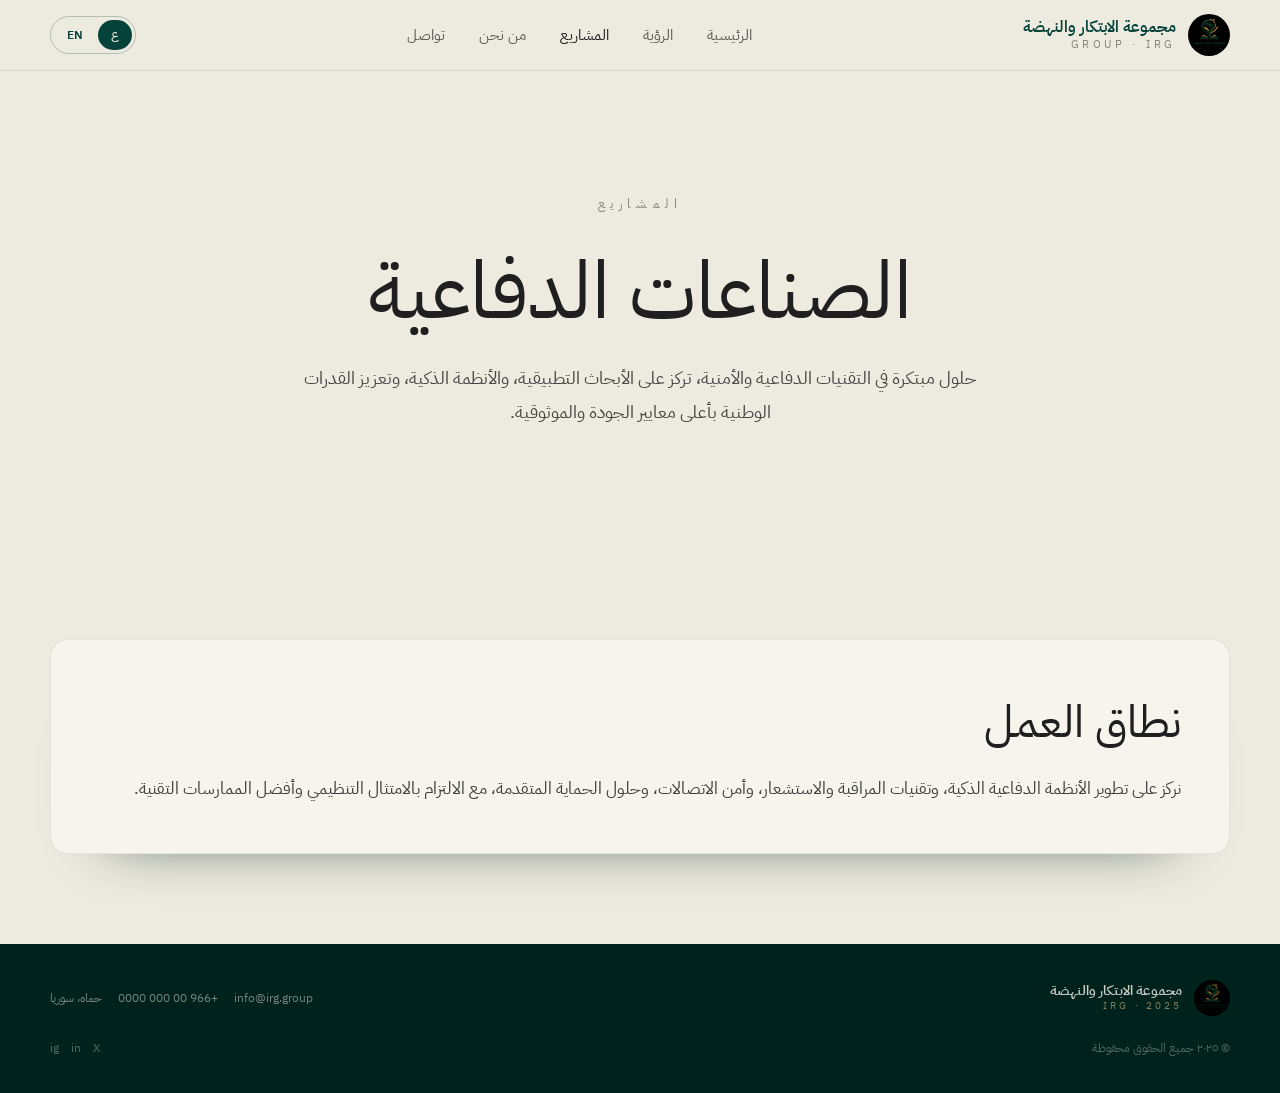
<file: defense.html>
<!DOCTYPE html>
<html lang="ar" dir="rtl">
<head>
  <meta charset="utf-8">
  <meta name="viewport" content="width=device-width, initial-scale=1">
  <title>الصناعات الدفاعية | Innovation &amp; Renaissance Group</title>
  <link rel="preconnect" href="https://fonts.googleapis.com">
  <link rel="preconnect" href="https://fonts.gstatic.com" crossorigin>
  <link href="https://fonts.googleapis.com/css2?family=IBM+Plex+Sans+Arabic:wght@300;400;500;600&family=Inter:wght@300;400;500;600&family=Jost:wght@300;400;500;600&display=swap" rel="stylesheet">
  <style>
    :root{--cream:#EDEBE0;--teal-900:#00221C;--teal-800:#013C35;--teal-700:#054239;--gold:#B9A779;--text:#1F1F1F;--f-body-ar:"IBM Plex Sans Arabic",system-ui,sans-serif;--f-body-en:"Inter",system-ui,sans-serif;--f-display-ar:"IBM Plex Sans Arabic",system-ui,sans-serif;--f-display-en:"Jost",system-ui,sans-serif}
    *{box-sizing:border-box}html,body{margin:0;padding:0;background:var(--cream);color:var(--text);font-family:var(--f-body-ar)}
    body[data-lang="en"]{font-family:var(--f-body-en);line-height:1.65}
    body[data-lang="en"] h1,body[data-lang="en"] h2,body[data-lang="en"] h3,body[data-lang="en"] h4{font-family:var(--f-display-en);font-weight:400;line-height:1.15;letter-spacing:-.02em}
    body[data-lang="ar"] .en{display:none!important}body[data-lang="en"] .ar{display:none!important}
    img{max-width:100%;display:block}a{color:inherit;text-decoration:none}
    .wrap{width:min(1180px,calc(100% - 40px));margin-inline:auto}
    header{position:sticky;top:0;z-index:100;background:rgba(237,235,224,.82);backdrop-filter:blur(14px) saturate(140%);border-bottom:1px solid rgba(5,66,57,.12)}
    .header-inner{display:flex;align-items:center;justify-content:space-between;gap:16px;padding-block:14px}
    .brand{display:flex;align-items:center;gap:12px}
    .brand .mark{width:42px;height:42px;object-fit:contain;border-radius:50%}
    .brand-txt{display:flex;flex-direction:column;line-height:1}
    .brand-txt b{font-weight:600;font-size:.98rem;color:var(--teal-700)}
    body[data-lang="en"] .brand-txt b{font-family:var(--f-display-en);font-weight:500;font-size:1.05rem}
    .brand-txt span{margin-top:4px;font-size:.7rem;letter-spacing:.32em;text-transform:uppercase;color:rgba(31,31,31,.5)}
    .nav{display:flex;align-items:center;gap:clamp(16px,4vw,34px);font-size:.95rem}
    .nav a{position:relative;opacity:.7;transition:.25s}.nav a.active,.nav a:hover{opacity:1}
    .lang-switch{display:flex;border:1px solid rgba(5,66,57,.25);border-radius:100px;padding:3px;gap:2px}
    .lang-switch button{border:0;background:transparent;cursor:pointer;font-family:inherit;font-size:.74rem;font-weight:600;color:var(--teal-700);padding:6px 13px;border-radius:100px;transition:.25s}
    .lang-switch button.active{background:var(--teal-700);color:var(--cream)}
    @media(max-width:900px){.nav{display:none}.nav.open{display:flex;flex-direction:column;position:absolute;top:78px;left:0;right:0;background:var(--cream);padding:16px;gap:12px;z-index:50}.nav.open a{opacity:1}#menuBtn{display:block}}
    .page-hero{padding-block:clamp(60px,10vw,120px);text-align:center}
    .page-hero .kicker{display:inline-flex;align-items:center;gap:10px;font-size:.8rem;letter-spacing:.4em;text-transform:uppercase;color:rgba(31,31,31,.5)}
    .page-hero h1{margin:16px 0 10px;font-weight:400;font-size:clamp(2.4rem,8vw,5rem)}
    .page-hero p{margin:0 auto;max-width:720px;opacity:.8;font-size:clamp(1rem,1.6vw,1.12rem);line-height:1.9}
    .section{padding-block:clamp(40px,8vw,90px)}
    .card{background:#f6f4ec;border:1px solid rgba(5,66,57,.08);border-radius:18px;padding:clamp(24px,6vw,48px);box-shadow:0 40px 60px -60px rgba(0,34,28,.9)}
    .card h2{margin:0 0 16px;font-weight:400;font-size:clamp(1.8rem,4vw,2.8rem)}
    .card p{margin:0;line-height:1.9;opacity:.85;font-size:clamp(1rem,1.4vw,1.08rem)}
    .footer{background:var(--teal-900);color:rgba(237,235,224,.5);padding-block:36px}
    .footer-inner{display:flex;justify-content:space-between;align-items:center;gap:20px;flex-wrap:wrap;font-size:.8rem}
    .footer .brand .mark{width:36px;height:36px;object-fit:contain;border-radius:50%}
    .footer .brand-txt b{color:rgba(237,235,224,.85);font-size:.85rem}
    .footer .brand-txt span{color:rgba(185,167,121,.7);font-size:.6rem}
  </style>
</head>
<body data-lang="ar">
<header class="header">
  <div class="wrap header-inner">
    <a href="index.html" class="brand">
      <img src="logo.jpg" class="mark" alt="IRG">
      <span class="brand-txt">
        <b class="ar">مجموعة الابتكار والنهضة</b><b class="en">Innovation &amp; Renaissance</b>
        <span>Group · IRG</span>
      </span>
    </a>
    <button id="menuBtn" style="display:none;background:transparent;border:1px solid rgba(5,66,57,.25);border-radius:8px;padding:6px 10px;font-size:18px;cursor:pointer;color:var(--teal-700);" onclick="document.querySelector('.nav').classList.toggle('open')" aria-label="Menu">&#9776;</button>
    <nav class="nav">
      <a href="index.html"><span class="ar">الرئيسية</span><span class="en">Home</span></a>
      <a href="vision.html"><span class="ar">الرؤية</span><span class="en">Vision</span></a>
      <a href="projects.html" class="active"><span class="ar">المشاريع</span><span class="en">Projects</span></a>
      <a href="about.html"><span class="ar">من نحن</span><span class="en">About</span></a>
      <a href="contact.html"><span class="ar">تواصل</span><span class="en">Contact</span></a>
    </nav>
    <div class="lang-switch">
      <button data-lang-btn="ar" class="active" onclick="setLang('ar')">ع</button>
      <button data-lang-btn="en" onclick="setLang('en')">EN</button>
    </div>
  </div>
</header>
<main>
  <section class="page-hero">
    <div class="wrap">
      <span class="kicker"><span class="ar">المشاريع</span><span class="en">Projects</span></span>
      <h1><span class="ar">الصناعات الدفاعية</span><span class="en">Defense Industries</span></h1>
      <p><span class="ar">حلول مبتكرة في التقنيات الدفاعية والأمنية، تركز على الأبحاث التطبيقية، والأنظمة الذكية، وتعزيز القدرات الوطنية بأعلى معايير الجودة والموثوقية.</span><span class="en">Innovative solutions in defense and security technologies, focused on applied research, intelligent systems, and strengthening national capabilities.</span></p>
    </div>
  </section>
  <section class="section">
    <div class="wrap">
      <article class="card">
        <h2><span class="ar">نطاق العمل</span><span class="en">Scope of Work</span></h2>
        <p><span class="ar">نركز على تطوير الأنظمة الدفاعية الذكية، وتقنيات المراقبة والاستشعار، وأمن الاتصالات، وحلول الحماية المتقدمة، مع الالتزام بالامتثال التنظيمي وأفضل الممارسات التقنية.</span><span class="en">We focus on intelligent defense systems, surveillance and sensing, secure communications, and advanced protection solutions.</span></p>
      </article>
    </div>
  </section>
</main>
<footer class="footer">
  <div class="wrap footer-inner" style="flex-direction:column;align-items:stretch;gap:24px;">
    <div style="display:flex;justify-content:space-between;align-items:center;flex-wrap:wrap;gap:16px;">
      <div class="brand"><img src="logo.jpg" class="mark" alt="IRG"><span class="brand-txt"><b class="ar">مجموعة الابتكار والنهضة</b><b class="en">Innovation &amp; Renaissance Group</b><span>IRG · 2025</span></span></div>
      <div style="display:flex;gap:16px;flex-wrap:wrap;font-size:.78rem;">
        <a href="mailto:info@irg.group" style="color:inherit;text-decoration:none;">info@irg.group</a>
        <a href="tel:+966000000000" style="color:inherit;text-decoration:none;"><span class="ar">+966 00 000 0000</span><span class="en">+966 00 000 0000</span></a>
        <span><span class="ar">حماه، سوريا</span><span class="en">Hama, Syria</span></span>
      </div>
    </div>
    <div style="display:flex;justify-content:space-between;align-items:center;flex-wrap:wrap;gap:12px;font-size:.72rem;opacity:.7;">
      <div><span class="ar">© ٢٠٢٥ جميع الحقوق محفوظة</span><span class="en">© 2025 — All rights reserved</span></div>
      <div style="display:flex;gap:12px;"><a href="https://twitter.com" style="color:inherit;">X</a><a href="https://linkedin.com" style="color:inherit;">in</a><a href="https://instagram.com" style="color:inherit;">ig</a></div>
    </div>
  </div>
</footer>
<script>
function setLang(l){document.documentElement.lang=l;document.documentElement.dir=(l==='ar')?'rtl':'ltr';document.body.dataset.lang=l;document.querySelectorAll('[data-lang-btn]').forEach(b=>b.classList.toggle('active',b.dataset.langBtn===l));try{localStorage.setItem('irg-lang',l);}catch(e){}}
(function(){let saved=null;try{saved=localStorage.getItem('irg-lang');}catch(e){}setLang(saved||'ar');})();
</script>
</body>
</html>
</file>
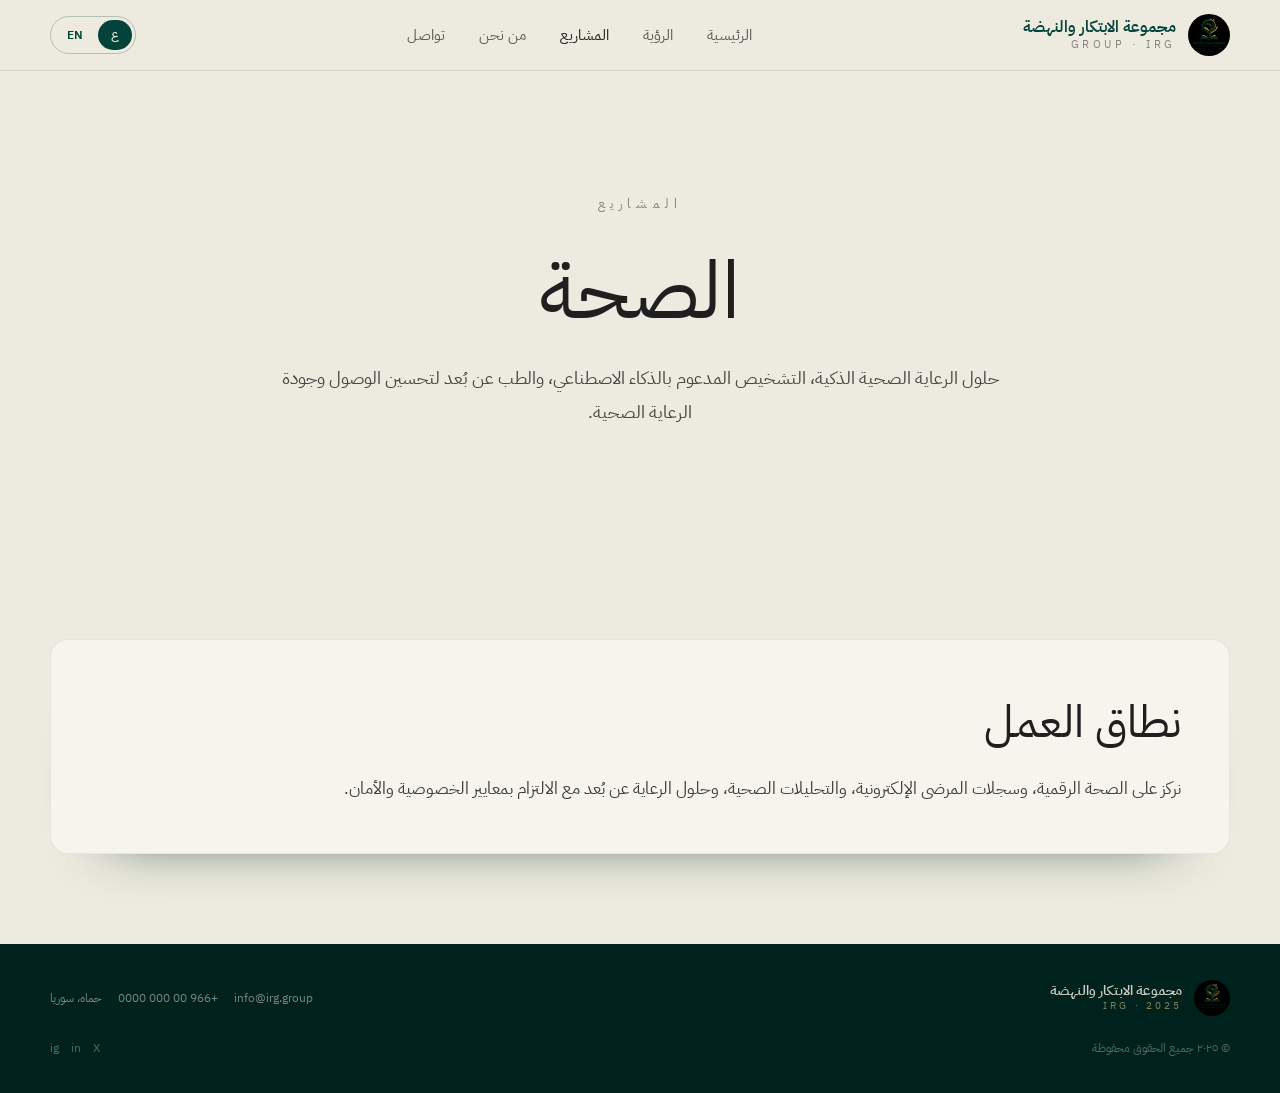
<file: health.html>
<!DOCTYPE html>
<html lang="ar" dir="rtl">
<head>
  <meta charset="utf-8">
  <meta name="viewport" content="width=device-width, initial-scale=1">
  <title>الصحة | Innovation &amp; Renaissance Group</title>
  <link rel="preconnect" href="https://fonts.googleapis.com">
  <link rel="preconnect" href="https://fonts.gstatic.com" crossorigin>
  <link href="https://fonts.googleapis.com/css2?family=IBM+Plex+Sans+Arabic:wght@300;400;500;600&family=Inter:wght@300;400;500;600&family=Jost:wght@300;400;500;600&display=swap" rel="stylesheet">
  <style>
    :root{--cream:#EDEBE0;--teal-900:#00221C;--teal-800:#013C35;--teal-700:#054239;--gold:#B9A779;--text:#1F1F1F;--f-body-ar:"IBM Plex Sans Arabic",system-ui,sans-serif;--f-body-en:"Inter",system-ui,sans-serif;--f-display-ar:"IBM Plex Sans Arabic",system-ui,sans-serif;--f-display-en:"Jost",system-ui,sans-serif}
    *{box-sizing:border-box}html,body{margin:0;padding:0;background:var(--cream);color:var(--text);font-family:var(--f-body-ar)}
    body[data-lang="en"]{font-family:var(--f-body-en);line-height:1.65}
    body[data-lang="en"] h1,body[data-lang="en"] h2,body[data-lang="en"] h3,body[data-lang="en"] h4{font-family:var(--f-display-en);font-weight:400;line-height:1.15;letter-spacing:-.02em}
    body[data-lang="ar"] .en{display:none!important}body[data-lang="en"] .ar{display:none!important}
    img{max-width:100%;display:block}a{color:inherit;text-decoration:none}
    .wrap{width:min(1180px,calc(100% - 40px));margin-inline:auto}
    header{position:sticky;top:0;z-index:100;background:rgba(237,235,224,.82);backdrop-filter:blur(14px) saturate(140%);border-bottom:1px solid rgba(5,66,57,.12)}
    .header-inner{display:flex;align-items:center;justify-content:space-between;gap:16px;padding-block:14px}
    .brand{display:flex;align-items:center;gap:12px}.brand .mark{width:42px;height:42px;object-fit:contain;border-radius:50%}
    .brand-txt{display:flex;flex-direction:column;line-height:1}.brand-txt b{font-weight:600;font-size:.98rem;color:var(--teal-700)}body[data-lang="en"] .brand-txt b{font-family:var(--f-display-en);font-weight:500;font-size:1.05rem}.brand-txt span{margin-top:4px;font-size:.7rem;letter-spacing:.32em;text-transform:uppercase;color:rgba(31,31,31,.5)}
    .nav{display:flex;align-items:center;gap:clamp(16px,4vw,34px);font-size:.95rem}.nav a{position:relative;opacity:.7;transition:.25s}.nav a.active,.nav a:hover{opacity:1}
    .lang-switch{display:flex;border:1px solid rgba(5,66,57,.25);border-radius:100px;padding:3px;gap:2px}.lang-switch button{border:0;background:transparent;cursor:pointer;font-family:inherit;font-size:.74rem;font-weight:600;color:var(--teal-700);padding:6px 13px;border-radius:100px;transition:.25s}.lang-switch button.active{background:var(--teal-700);color:var(--cream)}
    @media(max-width:900px){.nav{display:none}.nav.open{display:flex;flex-direction:column;position:absolute;top:78px;left:0;right:0;background:var(--cream);padding:16px;gap:12px;z-index:50}.nav.open a{opacity:1}#menuBtn{display:block}}
    .page-hero{padding-block:clamp(60px,10vw,120px);text-align:center}.page-hero .kicker{display:inline-flex;align-items:center;gap:10px;font-size:.8rem;letter-spacing:.4em;text-transform:uppercase;color:rgba(31,31,31,.5)}.page-hero h1{margin:16px 0 10px;font-weight:400;font-size:clamp(2.4rem,8vw,5rem)}.page-hero p{margin:0 auto;max-width:720px;opacity:.8;font-size:clamp(1rem,1.6vw,1.12rem);line-height:1.9}
    .section{padding-block:clamp(40px,8vw,90px)}.card{background:#f6f4ec;border:1px solid rgba(5,66,57,.08);border-radius:18px;padding:clamp(24px,6vw,48px);box-shadow:0 40px 60px -60px rgba(0,34,28,.9)}.card h2{margin:0 0 16px;font-weight:400;font-size:clamp(1.8rem,4vw,2.8rem)}.card p{margin:0;line-height:1.9;opacity:.85;font-size:clamp(1rem,1.4vw,1.08rem)}
    .footer{background:var(--teal-900);color:rgba(237,235,224,.5);padding-block:36px}.footer-inner{display:flex;justify-content:space-between;align-items:center;gap:20px;flex-wrap:wrap;font-size:.8rem}.footer .brand .mark{width:36px;height:36px;object-fit:contain;border-radius:50%}.footer .brand-txt b{color:rgba(237,235,224,.85);font-size:.85rem}.footer .brand-txt span{color:rgba(185,167,121,.7);font-size:.6rem}
  </style>
</head>
<body data-lang="ar">
<header class="header">
  <div class="wrap header-inner">
    <a href="index.html" class="brand"><img src="logo.jpg" class="mark" alt="IRG"><span class="brand-txt"><b class="ar">مجموعة الابتكار والنهضة</b><b class="en">Innovation &amp; Renaissance</b><span>Group · IRG</span></span></a>
    <button id="menuBtn" style="display:none;background:transparent;border:1px solid rgba(5,66,57,.25);border-radius:8px;padding:6px 10px;font-size:18px;cursor:pointer;color:var(--teal-700);" onclick="document.querySelector('.nav').classList.toggle('open')" aria-label="Menu">&#9776;</button>
    <nav class="nav">
      <a href="index.html"><span class="ar">الرئيسية</span><span class="en">Home</span></a>
      <a href="vision.html"><span class="ar">الرؤية</span><span class="en">Vision</span></a>
      <a href="projects.html" class="active"><span class="ar">المشاريع</span><span class="en">Projects</span></a>
      <a href="about.html"><span class="ar">من نحن</span><span class="en">About</span></a>
      <a href="contact.html"><span class="ar">تواصل</span><span class="en">Contact</span></a>
    </nav>
    <div class="lang-switch"><button data-lang-btn="ar" class="active" onclick="setLang('ar')">ع</button><button data-lang-btn="en" onclick="setLang('en')">EN</button></div>
  </div>
</header>
<main>
  <section class="page-hero"><div class="wrap">
    <span class="kicker"><span class="ar">المشاريع</span><span class="en">Projects</span></span>
    <h1><span class="ar">الصحة</span><span class="en">Health</span></h1>
    <p><span class="ar">حلول الرعاية الصحية الذكية، التشخيص المدعوم بالذكاء الاصطناعي، والطب عن بُعد لتحسين الوصول وجودة الرعاية الصحية.</span><span class="en">Smart healthcare, AI-assisted diagnostics, and telemedicine to improve access and quality of care.</span></p>
  </div></section>
  <section class="section"><div class="wrap"><article class="card">
    <h2><span class="ar">نطاق العمل</span><span class="en">Scope of Work</span></h2>
    <p><span class="ar">نركز على الصحة الرقمية، وسجلات المرضى الإلكترونية، والتحليلات الصحية، وحلول الرعاية عن بُعد مع الالتزام بمعايير الخصوصية والأمان.</span><span class="en">Digital health, EHR, health analytics, and telehealth solutions with strict privacy and security standards.</span></p>
  </article></div></section>
</main>
<footer class="footer">
  <div class="wrap footer-inner" style="flex-direction:column;align-items:stretch;gap:24px;">
    <div style="display:flex;justify-content:space-between;align-items:center;flex-wrap:wrap;gap:16px;">
      <div class="brand"><img src="logo.jpg" class="mark" alt="IRG"><span class="brand-txt"><b class="ar">مجموعة الابتكار والنهضة</b><b class="en">Innovation &amp; Renaissance Group</b><span>IRG · 2025</span></span></div>
      <div style="display:flex;gap:16px;flex-wrap:wrap;font-size:.78rem;">
        <a href="mailto:info@irg.group" style="color:inherit;text-decoration:none;">info@irg.group</a>
        <a href="tel:+966000000000" style="color:inherit;text-decoration:none;"><span class="ar">+966 00 000 0000</span><span class="en">+966 00 000 0000</span></a>
        <span><span class="ar">حماه، سوريا</span><span class="en">Hama, Syria</span></span>
      </div>
    </div>
    <div style="display:flex;justify-content:space-between;align-items:center;flex-wrap:wrap;gap:12px;font-size:.72rem;opacity:.7;">
      <div><span class="ar">© ٢٠٢٥ جميع الحقوق محفوظة</span><span class="en">© 2025 — All rights reserved</span></div>
      <div style="display:flex;gap:12px;"><a href="https://twitter.com" style="color:inherit;">X</a><a href="https://linkedin.com" style="color:inherit;">in</a><a href="https://instagram.com" style="color:inherit;">ig</a></div>
    </div>
  </div>
</footer>
<script>function setLang(l){document.documentElement.lang=l;document.documentElement.dir=(l==='ar')?'rtl':'ltr';document.body.dataset.lang=l;document.querySelectorAll('[data-lang-btn]').forEach(b=>b.classList.toggle('active',b.dataset.langBtn===l));try{localStorage.setItem('irg-lang',l);}catch(e){}}
(function(){let saved=null;try{saved=localStorage.getItem('irg-lang');}catch(e){}setLang(saved||'ar');})();</script>
</body>
</html>
</file>
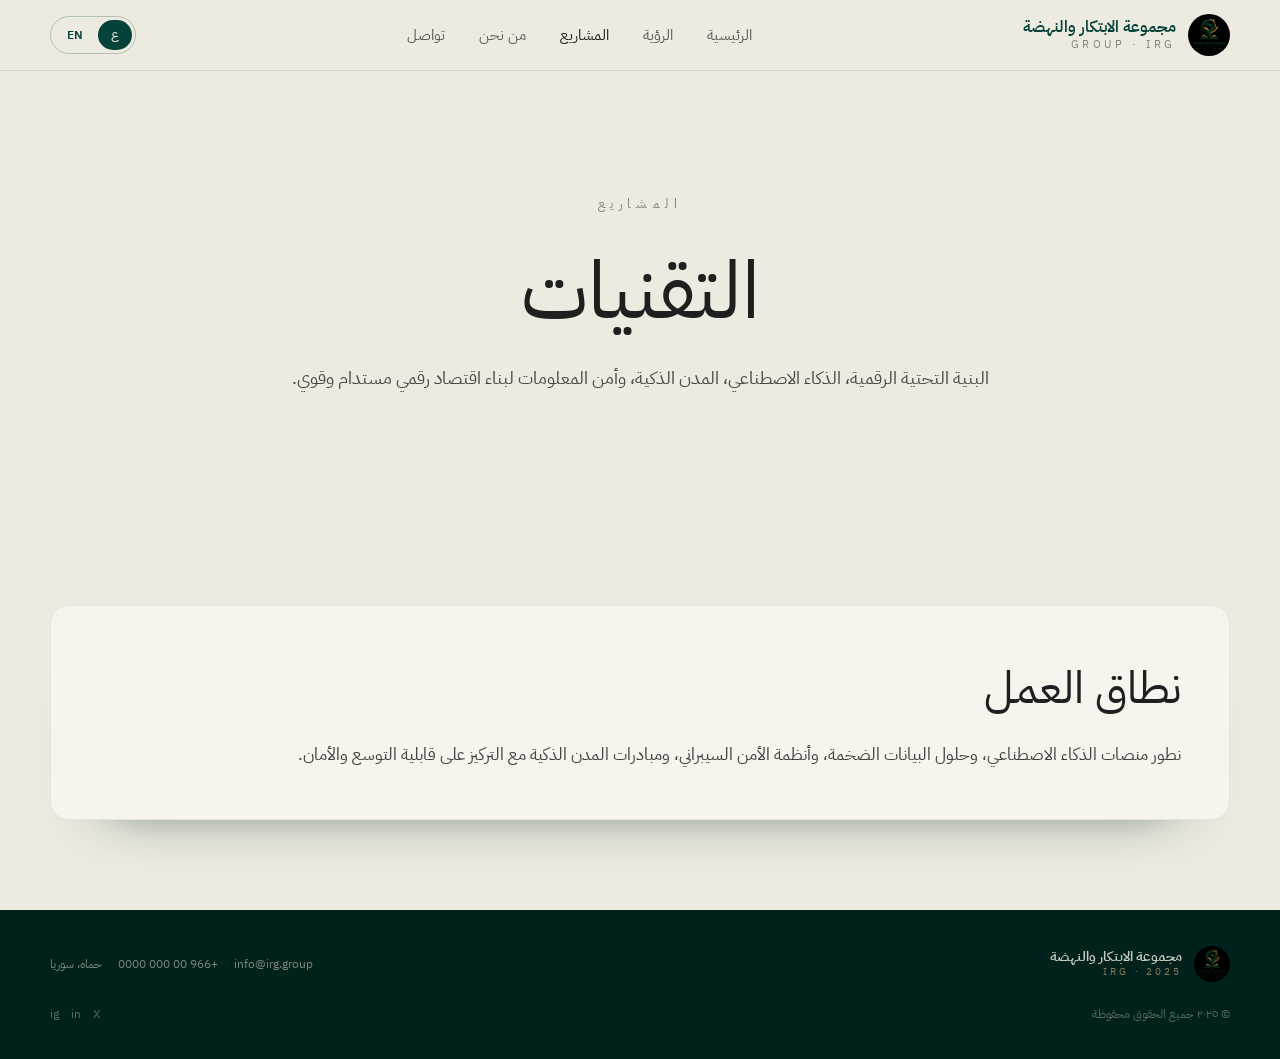
<file: tech.html>
<!DOCTYPE html>
<html lang="ar" dir="rtl">
<head>
  <meta charset="utf-8">
  <meta name="viewport" content="width=device-width, initial-scale=1">
  <title>التقنيات | Innovation &amp; Renaissance Group</title>
  <link rel="preconnect" href="https://fonts.googleapis.com">
  <link rel="preconnect" href="https://fonts.gstatic.com" crossorigin>
  <link href="https://fonts.googleapis.com/css2?family=IBM+Plex+Sans+Arabic:wght@300;400;500;600&family=Inter:wght@300;400;500;600&family=Jost:wght@300;400;500;600&display=swap" rel="stylesheet">
  <style>
    :root{--cream:#EDEBE0;--teal-900:#00221C;--teal-800:#013C35;--teal-700:#054239;--gold:#B9A779;--text:#1F1F1F;--f-body-ar:"IBM Plex Sans Arabic",system-ui,sans-serif;--f-body-en:"Inter",system-ui,sans-serif;--f-display-ar:"IBM Plex Sans Arabic",system-ui,sans-serif;--f-display-en:"Jost",system-ui,sans-serif}
    *{box-sizing:border-box}html,body{margin:0;padding:0;background:var(--cream);color:var(--text);font-family:var(--f-body-ar)}
    body[data-lang="en"]{font-family:var(--f-body-en);line-height:1.65}
    body[data-lang="en"] h1,body[data-lang="en"] h2,body[data-lang="en"] h3,body[data-lang="en"] h4{font-family:var(--f-display-en);font-weight:400;line-height:1.15;letter-spacing:-.02em}
    body[data-lang="ar"] .en{display:none!important}body[data-lang="en"] .ar{display:none!important}
    img{max-width:100%;display:block}a{color:inherit;text-decoration:none}
    .wrap{width:min(1180px,calc(100% - 40px));margin-inline:auto}
    header{position:sticky;top:0;z-index:100;background:rgba(237,235,224,.82);backdrop-filter:blur(14px) saturate(140%);border-bottom:1px solid rgba(5,66,57,.12)}
    .header-inner{display:flex;align-items:center;justify-content:space-between;gap:16px;padding-block:14px}
    .brand{display:flex;align-items:center;gap:12px}.brand .mark{width:42px;height:42px;object-fit:contain;border-radius:50%}
    .brand-txt{display:flex;flex-direction:column;line-height:1}.brand-txt b{font-weight:600;font-size:.98rem;color:var(--teal-700)}body[data-lang="en"] .brand-txt b{font-family:var(--f-display-en);font-weight:500;font-size:1.05rem}.brand-txt span{margin-top:4px;font-size:.7rem;letter-spacing:.32em;text-transform:uppercase;color:rgba(31,31,31,.5)}
    .nav{display:flex;align-items:center;gap:clamp(16px,4vw,34px);font-size:.95rem}.nav a{position:relative;opacity:.7;transition:.25s}.nav a.active,.nav a:hover{opacity:1}
    .lang-switch{display:flex;border:1px solid rgba(5,66,57,.25);border-radius:100px;padding:3px;gap:2px}.lang-switch button{border:0;background:transparent;cursor:pointer;font-family:inherit;font-size:.74rem;font-weight:600;color:var(--teal-700);padding:6px 13px;border-radius:100px;transition:.25s}.lang-switch button.active{background:var(--teal-700);color:var(--cream)}
    @media(max-width:900px){.nav{display:none}.nav.open{display:flex;flex-direction:column;position:absolute;top:78px;left:0;right:0;background:var(--cream);padding:16px;gap:12px;z-index:50}.nav.open a{opacity:1}#menuBtn{display:block}}
    .page-hero{padding-block:clamp(60px,10vw,120px);text-align:center}.page-hero .kicker{display:inline-flex;align-items:center;gap:10px;font-size:.8rem;letter-spacing:.4em;text-transform:uppercase;color:rgba(31,31,31,.5)}.page-hero h1{margin:16px 0 10px;font-weight:400;font-size:clamp(2.4rem,8vw,5rem)}.page-hero p{margin:0 auto;max-width:720px;opacity:.8;font-size:clamp(1rem,1.6vw,1.12rem);line-height:1.9}
    .section{padding-block:clamp(40px,8vw,90px)}.card{background:#f6f4ec;border:1px solid rgba(5,66,57,.08);border-radius:18px;padding:clamp(24px,6vw,48px);box-shadow:0 40px 60px -60px rgba(0,34,28,.9)}.card h2{margin:0 0 16px;font-weight:400;font-size:clamp(1.8rem,4vw,2.8rem)}.card p{margin:0;line-height:1.9;opacity:.85;font-size:clamp(1rem,1.4vw,1.08rem)}
    .footer{background:var(--teal-900);color:rgba(237,235,224,.5);padding-block:36px}.footer-inner{display:flex;justify-content:space-between;align-items:center;gap:20px;flex-wrap:wrap;font-size:.8rem}.footer .brand .mark{width:36px;height:36px;object-fit:contain;border-radius:50%}.footer .brand-txt b{color:rgba(237,235,224,.85);font-size:.85rem}.footer .brand-txt span{color:rgba(185,167,121,.7);font-size:.6rem}
  </style>
</head>
<body data-lang="ar">
<header class="header">
  <div class="wrap header-inner">
    <a href="index.html" class="brand"><img src="logo.jpg" class="mark" alt="IRG"><span class="brand-txt"><b class="ar">مجموعة الابتكار والنهضة</b><b class="en">Innovation &amp; Renaissance</b><span>Group · IRG</span></span></a>
    <button id="menuBtn" style="display:none;background:transparent;border:1px solid rgba(5,66,57,.25);border-radius:8px;padding:6px 10px;font-size:18px;cursor:pointer;color:var(--teal-700);" onclick="document.querySelector('.nav').classList.toggle('open')" aria-label="Menu">&#9776;</button>
    <nav class="nav">
      <a href="index.html"><span class="ar">الرئيسية</span><span class="en">Home</span></a>
      <a href="vision.html"><span class="ar">الرؤية</span><span class="en">Vision</span></a>
      <a href="projects.html" class="active"><span class="ar">المشاريع</span><span class="en">Projects</span></a>
      <a href="about.html"><span class="ar">من نحن</span><span class="en">About</span></a>
      <a href="contact.html"><span class="ar">تواصل</span><span class="en">Contact</span></a>
    </nav>
    <div class="lang-switch"><button data-lang-btn="ar" class="active" onclick="setLang('ar')">ع</button><button data-lang-btn="en" onclick="setLang('en')">EN</button></div>
  </div>
</header>
<main>
  <section class="page-hero"><div class="wrap">
    <span class="kicker"><span class="ar">المشاريع</span><span class="en">Projects</span></span>
    <h1><span class="ar">التقنيات</span><span class="en">Technologies</span></h1>
    <p><span class="ar">البنية التحتية الرقمية، الذكاء الاصطناعي، المدن الذكية، وأمن المعلومات لبناء اقتصاد رقمي مستدام وقوي.</span><span class="en">Digital infrastructure, AI, smart cities, and cybersecurity to build a resilient digital economy.</span></p>
  </div></section>
  <section class="section"><div class="wrap"><article class="card">
    <h2><span class="ar">نطاق العمل</span><span class="en">Scope of Work</span></h2>
    <p><span class="ar">نطور منصات الذكاء الاصطناعي، وحلول البيانات الضخمة، وأنظمة الأمن السيبراني، ومبادرات المدن الذكية مع التركيز على قابلية التوسع والأمان.</span><span class="en">AI platforms, big data, cybersecurity, and smart city initiatives with focus on scalability and security.</span></p>
  </article></div></section>
</main>
<footer class="footer">
  <div class="wrap footer-inner" style="flex-direction:column;align-items:stretch;gap:24px;">
    <div style="display:flex;justify-content:space-between;align-items:center;flex-wrap:wrap;gap:16px;">
      <div class="brand"><img src="logo.jpg" class="mark" alt="IRG"><span class="brand-txt"><b class="ar">مجموعة الابتكار والنهضة</b><b class="en">Innovation &amp; Renaissance Group</b><span>IRG · 2025</span></span></div>
      <div style="display:flex;gap:16px;flex-wrap:wrap;font-size:.78rem;">
        <a href="mailto:info@irg.group" style="color:inherit;text-decoration:none;">info@irg.group</a>
        <a href="tel:+966000000000" style="color:inherit;text-decoration:none;"><span class="ar">+966 00 000 0000</span><span class="en">+966 00 000 0000</span></a>
        <span><span class="ar">حماه، سوريا</span><span class="en">Hama, Syria</span></span>
      </div>
    </div>
    <div style="display:flex;justify-content:space-between;align-items:center;flex-wrap:wrap;gap:12px;font-size:.72rem;opacity:.7;">
      <div><span class="ar">© ٢٠٢٥ جميع الحقوق محفوظة</span><span class="en">© 2025 — All rights reserved</span></div>
      <div style="display:flex;gap:12px;"><a href="https://twitter.com" style="color:inherit;">X</a><a href="https://linkedin.com" style="color:inherit;">in</a><a href="https://instagram.com" style="color:inherit;">ig</a></div>
    </div>
  </div>
</footer>
<script>function setLang(l){document.documentElement.lang=l;document.documentElement.dir=(l==='ar')?'rtl':'ltr';document.body.dataset.lang=l;document.querySelectorAll('[data-lang-btn]').forEach(b=>b.classList.toggle('active',b.dataset.langBtn===l));try{localStorage.setItem('irg-lang',l);}catch(e){}}
(function(){let saved=null;try{saved=localStorage.getItem('irg-lang');}catch(e){}setLang(saved||'ar');})();</script>
</body>
</html>
</file>
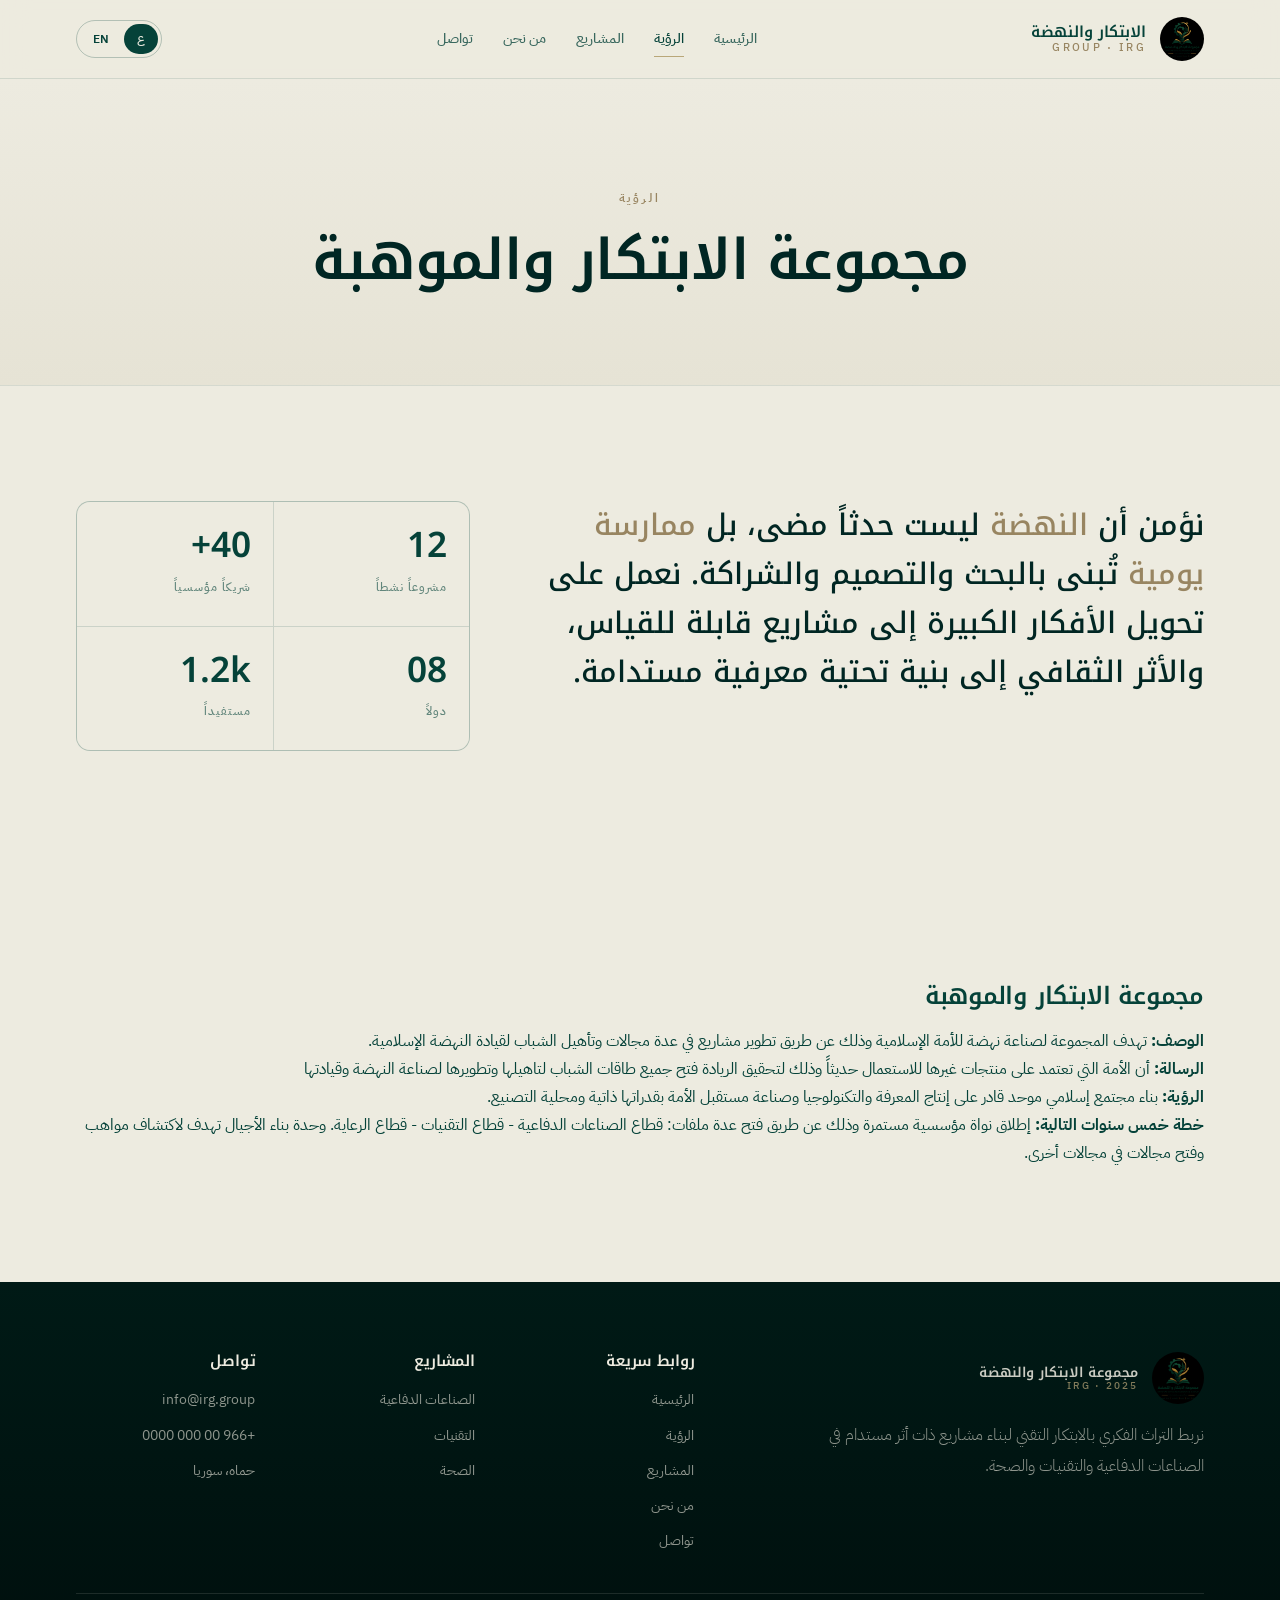
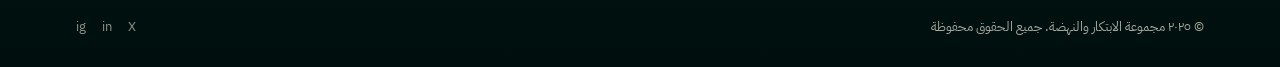
<file: vision.html>
<!DOCTYPE html>
<html lang="ar" dir="rtl">
<head>
<meta charset="UTF-8">
<meta name="viewport" content="width=device-width, initial-scale=1.0">
<title>الرؤية — مجموعة الابتكار والنهضة</title>
<link rel="preconnect" href="https://fonts.googleapis.com">
<link rel="preconnect" href="https://fonts.gstatic.com" crossorigin>
<link href="https://fonts.googleapis.com/css2?family=Fraunces:opsz,wght@9..144,300;9..144,400;9..144,500;9..144,600&family=IBM+Plex+Sans+Arabic:wght@300;400;500;600&family=Inter:wght@300;400;500;600&family=Noto+Kufi+Arabic:wght@300;400;500;600;700&display=swap" rel="stylesheet">
<style>
/* ============ TOKENS ============ */
:root{
  --teal-900:#001A16; --teal-800:#002623; --teal-700:#054239; --teal-500:#2E7A6E;
  --cream:#EDEBE0; --gold:#B9A779; --gold-dk:#988561; --white:#FFFFFF; --ink:#161616;
  --f-display-ar:'Noto Kufi Arabic', sans-serif; --f-display-en:'Fraunces', serif;
  --f-body-ar:'IBM Plex Sans Arabic', sans-serif; --f-body-en:'Inter', sans-serif;
  --r:14px; --max:1240px;
}
*{box-sizing:border-box;margin:0;padding:0}
html{scroll-behavior:smooth}
body{background:var(--cream);color:var(--teal-700);font-family:var(--f-body-ar);line-height:1.75;overflow-x:hidden;-webkit-font-smoothing:antialiased;}
body[data-lang="en"]{font-family:var(--f-body-en);line-height:1.65;}
h1,h2,h3,h4{font-family:var(--f-display-ar);font-weight:600;line-height:1.25;letter-spacing:-.01em;}
body[data-lang="en"] h1,body[data-lang="en"] h2,body[data-lang="en"] h3,body[data-lang="en"] h4{font-family:var(--f-display-en);font-weight:400;line-height:1.15;letter-spacing:-.02em;}
a{color:inherit;text-decoration:none} img,svg{display:block}
body[data-lang="ar"] .en{display:none !important} body[data-lang="en"] .ar{display:none !important}
.wrap{max-width:var(--max);margin-inline:auto;padding-inline:clamp(20px,5vw,56px);}

/* ============ HEADER ============ */
.header{position:sticky;top:0;z-index:100;background:rgba(237,235,224,.82);backdrop-filter:blur(14px) saturate(140%);border-bottom:1px solid rgba(5,66,57,.12);}
.header-inner{display:flex;align-items:center;justify-content:space-between;gap:24px;height:78px;}
.brand{display:flex;align-items:center;gap:14px;}
.brand .mark{width:44px;height:44px;object-fit:contain;flex:none;border-radius:50%;}
.brand-txt{display:flex;flex-direction:column;line-height:1.15;}
.brand-txt b{font-family:var(--f-display-ar);font-weight:600;font-size:.95rem;}
body[data-lang="en"] .brand-txt b{font-family:var(--f-display-en);font-weight:500;font-size:1.05rem;}
.brand-txt span{font-size:.66rem;letter-spacing:.22em;text-transform:uppercase;color:var(--gold-dk);font-weight:500;}
.nav{display:flex;align-items:center;gap:30px;}
.nav a{font-size:.86rem;font-weight:500;color:var(--teal-700);opacity:.78;transition:.25s;position:relative;}
.nav a:hover,.nav a.active{opacity:1}
.nav a::after{content:"";position:absolute;inset-inline-start:0;bottom:-6px;height:1px;width:0;background:var(--gold);transition:.3s;}
.nav a:hover::after,.nav a.active::after{width:100%}
.lang-switch{display:flex;border:1px solid rgba(5,66,57,.25);border-radius:100px;padding:3px;gap:2px;}
.lang-switch button{border:0;background:transparent;cursor:pointer;font-family:inherit;font-size:.74rem;font-weight:600;color:var(--teal-700);padding:6px 13px;border-radius:100px;transition:.25s;}
.lang-switch button.active{background:var(--teal-700);color:var(--cream);}
@media(max-width:900px){.nav{display:none}.nav.open{display:flex;flex-direction:column;position:absolute;top:78px;left:0;right:0;background:var(--cream);padding:16px;gap:12px;z-index:50}.nav.open a{opacity:1}#menuBtn{display:block}}

/* ============ PAGE HERO ============ */
.page-hero{padding-block:clamp(60px,10vw,110px) clamp(40px,6vw,70px);text-align:center;border-bottom:1px solid rgba(5,66,57,.1);background:linear-gradient(180deg,var(--cream) 0%, #E6E3D5 100%);}
.page-hero .kicker{display:block;font-size:.72rem;letter-spacing:.26em;text-transform:uppercase;color:var(--gold-dk);font-weight:600;margin-bottom:16px;}
.page-hero h1{font-size:clamp(2rem,5vw,3.5rem);color:var(--teal-800);margin-bottom:20px;}
.page-hero p{color:rgba(5,66,57,.68);font-weight:300;font-size:1.05rem;max-width:600px;margin-inline:auto;}

/* ============ SECTION BASE ============ */
.section{padding-block:clamp(64px,9vw,128px);position:relative;}
.vision-grid{display:grid;grid-template-columns:1.25fr .75fr;gap:clamp(32px,6vw,80px);align-items:start;}
.vision-lead{font-family:var(--f-display-ar);font-weight:500;font-size:clamp(1.25rem,2.5vw,1.85rem);line-height:1.65;color:var(--teal-800);}
body[data-lang="en"] .vision-lead{font-family:var(--f-display-en);font-weight:400;line-height:1.45;}
.vision-lead .hl{color:var(--gold-dk);}
.stats{display:grid;grid-template-columns:1fr 1fr;gap:1px;background:rgba(5,66,57,.14);border:1px solid rgba(5,66,57,.14);border-radius:var(--r);overflow:hidden;}
.stat{background:var(--cream);padding:26px 22px;}
.stat b{display:block;font-family:var(--f-display-ar);font-size:clamp(1.6rem,3vw,2.2rem);font-weight:600;color:var(--teal-700);line-height:1;margin-bottom:8px;}
body[data-lang="en"] .stat b{font-family:var(--f-display-en);font-weight:400;}
.stat span{font-size:.76rem;letter-spacing:.08em;color:rgba(5,66,57,.6);font-weight:500;}
@media(max-width:860px){.vision-grid{grid-template-columns:1fr}}

/* ============ FOOTER ============ */
.footer{background:linear-gradient(180deg, var(--teal-900) 0%, #000f0d 100%);color:rgba(237,235,224,.7);padding-block:clamp(40px,6vw,70px) 28px;}
.footer-top{display:grid;grid-template-columns:1.4fr 2fr;gap:clamp(30px,6vw,80px);align-items:start;margin-bottom:40px;}
.footer-brand .brand-row{display:flex;align-items:center;gap:14px;margin-bottom:16px;}
.footer-brand .mark{width:52px;height:52px;border-radius:50%;object-fit:contain;}
.footer-brand .brand-txt{display:flex;flex-direction:column;line-height:1.15;}
.footer-brand .brand-txt b{font-family:var(--f-display-ar);color:var(--cream);font-size:1rem;}
body[data-lang="en"] .footer-brand .brand-txt b{font-family:var(--f-display-en);font-weight:400;}
.footer-brand .brand-txt span{font-size:.66rem;letter-spacing:.22em;text-transform:uppercase;color:var(--gold);}
.footer-desc{color:rgba(237,235,224,.6);font-weight:300;line-height:1.9;max-width:380px;}
.footer-links{display:grid;grid-template-columns:repeat(3,1fr);gap:clamp(20px,4vw,40px);}
.footer-col h4{color:var(--cream);font-size:.95rem;margin-bottom:16px;}
.footer-col ul{list-style:none;display:flex;flex-direction:column;gap:10px;}
.footer-col ul li{font-size:.9rem;}
.footer-col ul li a{color:rgba(237,235,224,.6);transition:.25s;}
.footer-col ul li a:hover{color:var(--cream);}
.footer-col ul li span{color:rgba(237,235,224,.6);}
.footer-bottom{display:flex;justify-content:space-between;align-items:center;flex-wrap:wrap;gap:12px;padding-top:22px;border-top:1px solid rgba(237,235,224,.12);font-size:.8rem;}
.footer-social{display:flex;gap:16px;}
.footer-social a{color:rgba(237,235,224,.6);transition:.25s;}
.footer-social a:hover{color:var(--cream);}
@media(max-width:900px){.footer-top{grid-template-columns:1fr;gap:36px;}.footer-links{grid-template-columns:repeat(2,1fr);} }
@media(max-width:600px){.footer-links{grid-template-columns:1fr;}}
.footer-inner{display:flex;justify-content:space-between;align-items:center;gap:20px;flex-wrap:wrap;font-size:.8rem;}
.footer .brand .mark{width:36px;height:36px;object-fit:contain;border-radius:50%;}
.footer .brand-txt b{color:rgba(237,235,224,.85);font-size:.85rem;}
.footer .brand-txt span{color:rgba(185,167,121,.7);font-size:.6rem;}

/* REVEAL */
.reveal{opacity:0;transform:translateY(24px);transition:opacity .8s cubic-bezier(.2,.7,.3,1),transform .8s cubic-bezier(.2,.7,.3,1);}
.reveal.in{opacity:1;transform:none;}
</style>
</head>
<body data-lang="ar">

<!-- HEADER -->
<header class="header">
  <div class="wrap header-inner">
    <a href="index.html" class="brand">
      <img src="logo.jpg" class="mark" alt="IRG">
      <span class="brand-txt">
        <b class="ar">الابتكار والنهضة</b><b class="en">Innovation &amp; Renaissance</b>
        <span>Group · IRG</span>
      </span>
    </a>
    <nav class="nav">
      <a href="index.html"><span class="ar">الرئيسية</span><span class="en">Home</span></a>
      <a href="vision.html" class="active"><span class="ar">الرؤية</span><span class="en">Vision</span></a>
      <a href="projects.html"><span class="ar">المشاريع</span><span class="en">Projects</span></a>
      <a href="about.html"><span class="ar">من نحن</span><span class="en">About</span></a>
      <a href="contact.html"><span class="ar">تواصل</span><span class="en">Contact</span></a>
    </nav>
    <button id="menuBtn" style="display:none;border:0;background:transparent;font-size:1.4rem;cursor:pointer;color:var(--teal-700);" onclick="document.querySelector('.nav').classList.toggle('open')">&#9776;</button>
    <div class="lang-switch">
      <button data-lang-btn="ar" class="active" onclick="setLang('ar')">ع</button>
      <button data-lang-btn="en" onclick="setLang('en')">EN</button>
    </div>
  </div>
</header>

<!-- PAGE HERO -->
<section class="page-hero">
  <div class="wrap">
    <span class="kicker"><span class="ar">الرؤية</span><span class="en">The Vision</span></span>
    <h1><span class="ar">مجموعة الابتكار والموهبة</span><span class="en">Reframing the Renaissance</span></h1>
  </div>
</section>

<!-- CONTENT -->
<section class="section">
  <div class="wrap">
    <div class="vision-grid">
      <div class="reveal">
        <p class="vision-lead">
          <span class="ar">نؤمن أن <span class="hl">النهضة</span> ليست حدثاً مضى، بل <span class="hl">ممارسة يومية</span> تُبنى بالبحث والتصميم والشراكة. نعمل على تحويل الأفكار الكبيرة إلى مشاريع قابلة للقياس، والأثر الثقافي إلى بنية تحتية معرفية مستدامة.</span>
          <span class="en">We believe the <span class="hl">Renaissance</span> is not a past event but a <span class="hl">daily practice</span> — built through research, design and partnership. We turn large ideas into measurable projects, and cultural impact into lasting knowledge infrastructure.</span>
        </p>
      </div>
      <div class="stats reveal">
        <div class="stat"><b>12</b><span class="ar">مشروعاً نشطاً</span><span class="en">Active projects</span></div>
        <div class="stat"><b>40+</b><span class="ar">شريكاً مؤسسياً</span><span class="en">Institutional partners</span></div>
        <div class="stat"><b>08</b><span class="ar">دولاً</span><span class="en">Countries</span></div>
        <div class="stat"><b>1.2k</b><span class="ar">مستفيداً</span><span class="en">Beneficiaries</span></div>
      </div>
    </div>
  </div>
</section>

<!-- GROUP INFO -->
<section class="section">
  <div class="wrap">
    <div class="reveal">
      <h2 style="margin-bottom:16px;">مجموعة الابتكار والموهبة</h2>
      <p><b>الوصف:</b> تهدف المجموعة لصناعة نهضة للأمة الإسلامية وذلك عن طريق تطوير مشاريع في عدة مجالات وتأهيل الشباب لقيادة النهضة الإسلامية.</p>
      <p><b>الرسالة:</b> أن الأمة التي تعتمد على منتجات غيرها للاستعمال حديثاً وذلك لتحقيق الريادة فتح جميع طاقات الشباب لتاهيلها وتطويرها لصناعة  النهضة وقيادتها </p>
      <p><b>الرؤية:</b> بناء مجتمع إسلامي موحد قادر على إنتاج المعرفة والتكنولوجيا وصناعة مستقبل الأمة بقدراتها ذاتية ومحلية التصنيع.</p>
      <p><b>خطة خمس سنوات التالية:</b> إطلاق نواة مؤسسية مستمرة وذلك عن طريق فتح عدة ملفات: قطاع الصناعات الدفاعية - قطاع التقنيات - قطاع الرعاية. وحدة بناء الأجيال تهدف لاكتشاف مواهب وفتح مجالات في مجالات أخرى.</p>
    </div>
  </div>
</section>

<!-- FOOTER -->
<footer class="footer">
  <div class="wrap">
    <div class="footer-top">
      <div class="footer-brand">
        <div class="brand-row">
          <img src="logo.jpg" class="mark" alt="IRG">
          <div class="brand-txt">
            <b class="ar">مجموعة الابتكار والنهضة</b><b class="en">Innovation &amp; Renaissance Group</b>
            <span>IRG · 2025</span>
          </div>
        </div>
        <p class="footer-desc"><span class="ar">نربط التراث الفكري بالابتكار التقني لبناء مشاريع ذات أثر مستدام في الصناعات الدفاعية والتقنيات والصحة.</span><span class="en">Connecting intellectual heritage with technological innovation to build sustainable impact in defense, technologies and health.</span></p>
      </div>
      <div class="footer-links">
        <div class="footer-col">
          <h4><span class="ar">روابط سريعة</span><span class="en">Quick Links</span></h4>
          <ul>
            <li><a href="index.html"><span class="ar">الرئيسية</span><span class="en">Home</span></a></li>
            <li><a href="vision.html"><span class="ar">الرؤية</span><span class="en">Vision</span></a></li>
            <li><a href="projects.html"><span class="ar">المشاريع</span><span class="en">Projects</span></a></li>
            <li><a href="about.html"><span class="ar">من نحن</span><span class="en">About</span></a></li>
            <li><a href="contact.html"><span class="ar">تواصل</span><span class="en">Contact</span></a></li>
          </ul>
        </div>
        <div class="footer-col">
          <h4><span class="ar">المشاريع</span><span class="en">Projects</span></h4>
          <ul>
            <li><a href="projects.html#defense"><span class="ar">الصناعات الدفاعية</span><span class="en">Defense Industries</span></a></li>
            <li><a href="projects.html#tech"><span class="ar">التقنيات</span><span class="en">Technologies</span></a></li>
            <li><a href="projects.html#health"><span class="ar">الصحة</span><span class="en">Health</span></a></li>
          </ul>
        </div>
        <div class="footer-col">
          <h4><span class="ar">تواصل</span><span class="en">Contact</span></h4>
          <ul>
            <li><a href="mailto:info@irg.group">info@irg.group</a></li>
            <li><a href="tel:+966000000000">+966 00 000 0000</a></li>
            <li><span><span class="ar">حماه، سوريا</span><span class="en">Hama, Syria</span></span></li>
          </ul>
        </div>
      </div>
    </div>
    <div class="footer-bottom">
      <div><span class="ar">© ٢٠٢٥ مجموعة الابتكار والنهضة. جميع الحقوق محفوظة</span><span class="en">© 2025 Innovation &amp; Renaissance Group. All rights reserved</span></div>
      <div class="footer-social">
        <a href="https://twitter.com" aria-label="X">X</a>
        <a href="https://linkedin.com" aria-label="LinkedIn">in</a>
        <a href="https://instagram.com" aria-label="Instagram">ig</a>
      </div>
    </div>
  </div>
</footer>

<script>
/* ---------- Language ---------- */
function setLang(l){
  document.documentElement.lang = l; document.documentElement.dir = (l === 'ar') ? 'rtl' : 'ltr';
  document.body.dataset.lang = l;
  document.querySelectorAll('[data-lang-btn]').forEach(b => b.classList.toggle('active', b.dataset.langBtn === l));
  try{ localStorage.setItem('irg-lang', l); }catch(e){}
}
(function(){ let saved = null; try{ saved = localStorage.getItem('irg-lang'); }catch(e){} setLang(saved || 'ar'); })();

/* ---------- Reveal ---------- */
(function(){const els=document.querySelectorAll('.reveal');if(!('IntersectionObserver' in window)){els.forEach(e=>e.classList.add('in'));return;}const io=new IntersectionObserver((entries)=>{entries.forEach((en,i)=>{if(en.isIntersecting){setTimeout(()=>en.target.classList.add('in'),i*80);io.unobserve(en.target);}});},{threshold:0.12,rootMargin:'0px 0px -60px 0px'});els.forEach(e=>io.observe(e));})();
</script>
</body>
</html>
</file>
